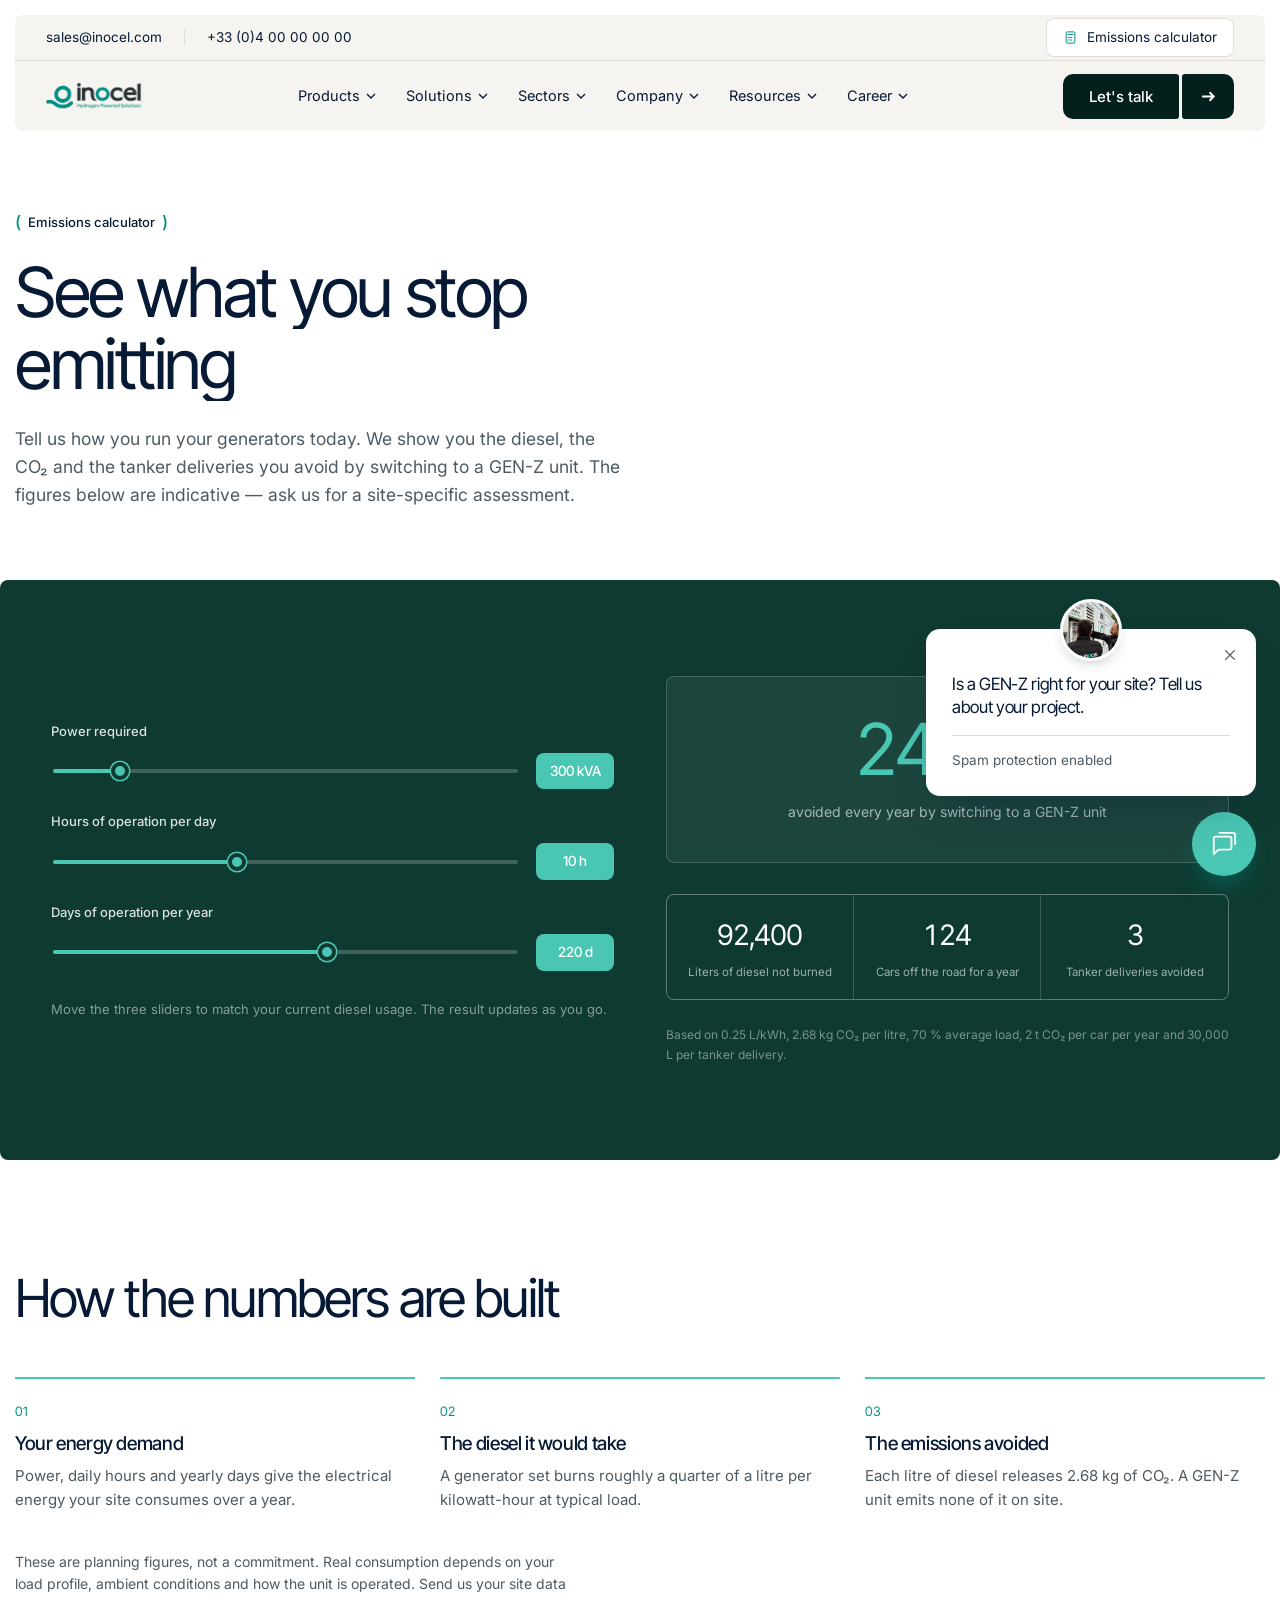
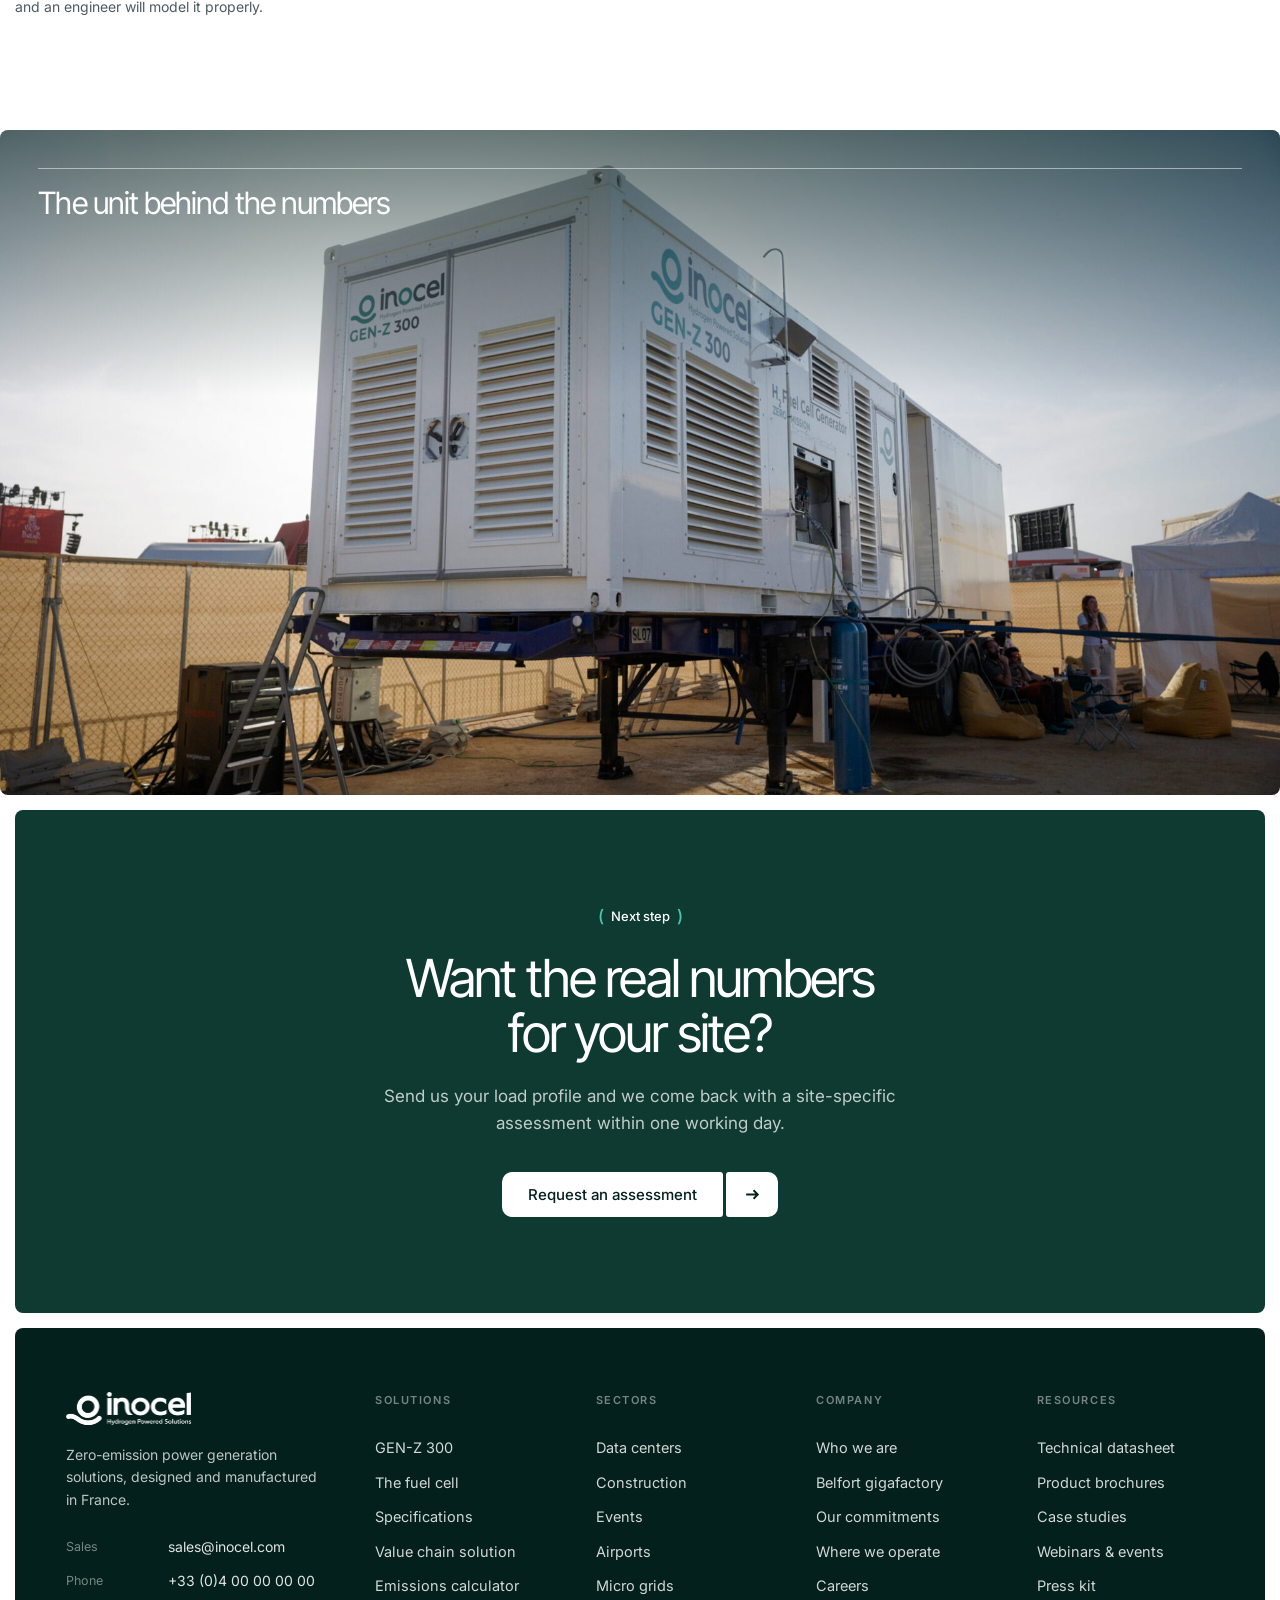
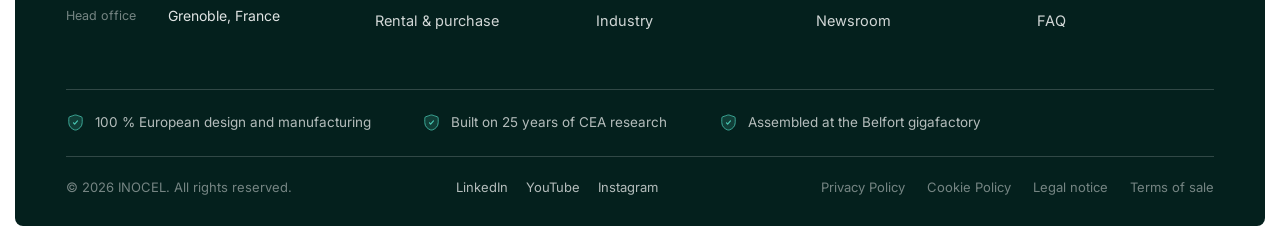
<file: calculator.html>
<!DOCTYPE html>
<html lang="en">
<head>
<meta charset="utf-8">
<meta name="viewport" content="width=device-width, initial-scale=1">
<title>INOCEL — Emissions calculator</title>
<meta name="description" content="Estimate the diesel, CO₂ and tanker deliveries you avoid by replacing a diesel generator with an INOCEL GEN-Z hydrogen unit.">
<link rel="preconnect" href="https://fonts.googleapis.com">
<link rel="preconnect" href="https://fonts.gstatic.com" crossorigin>
<link href="https://fonts.googleapis.com/css2?family=Inter:wght@400;500;600&family=Inter+Tight:wght@400;500&display=swap" rel="stylesheet">
<link rel="stylesheet" href="style.css">
<script>document.documentElement.classList.add('js')</script>
</head>
<body>

<!-- ═══════════════ MÉGA-MENU ═══════════════ -->
<header class="nav" id="nav">
  <!-- ligne 1 : coordonnées + accès direct au calculateur, se replie au scroll -->
  <div class="nav__row nav__row--top">
    <div class="nav__contact">
      <a href="mailto:sales@inocel.com">sales@inocel.com</a>
      <span class="sep"></span>
      <a href="tel:+33400000000">+33 (0)4 00 00 00 00</a>
    </div>
    <a class="nav__calc" href="calculator.html">
      <svg viewBox="0 0 24 24" aria-hidden="true"><rect x="5" y="3" width="14" height="18" rx="2" fill="none" stroke="currentColor" stroke-width="1.6"/><path d="M8 7h8M8 12h2M12 12h2M8 16h2M12 16h2" stroke="currentColor" stroke-width="1.6" stroke-linecap="round"/></svg>
      Emissions calculator
    </a>
  </div>

  <!-- ligne 2 : logo, méga-menu pleine largeur, contact -->
  <div class="nav__row nav__row--main">
    <a class="nav__brand" href="index.html" aria-label="INOCEL">
      <img src="assets/img/logo2.svg" alt="INOCEL" width="96" height="26">
    </a>

    <div class="nav__items">
      <div class="nav__item">
        <button class="nav__link" aria-expanded="false">
          Products <svg viewBox="0 0 10 6"><path d="M1 1l4 4 4-4" fill="none" stroke="currentColor" stroke-width="1.4"/></svg>
        </button>
        <div class="mega">
          <div class="mega__in">
          <div class="mega__col">
            <a class="mega__head" href="index.html#product">Hydrogen generators <svg viewBox="0 0 16 16"><path d="M2 8h11M9 4l4 4-4 4" fill="none" stroke="currentColor" stroke-width="1.8"/></svg></a>
            <div class="mega__list">
              <a class="mega__row" href="index.html#product"><span class="mega__ico"><svg viewBox="0 0 24 24"><rect x="3" y="7" width="18" height="11" rx="2" fill="none" stroke="currentColor" stroke-width="1.6"/><path d="M7 18v2M17 18v2" stroke="currentColor" stroke-width="1.6" stroke-linecap="round"/></svg></span><strong>GEN-Z 300</strong><svg class="chev" viewBox="0 0 16 16"><path d="M6 3l5 5-5 5" fill="none" stroke="currentColor" stroke-width="1.7"/></svg></a>
              <a class="mega__row" href="index.html#technology"><span class="mega__ico"><svg viewBox="0 0 24 24"><rect x="4" y="5" width="16" height="14" rx="2" fill="none" stroke="currentColor" stroke-width="1.6"/><path d="M9 5v14M15 5v14" stroke="currentColor" stroke-width="1.6"/></svg></span><strong>The fuel cell</strong><svg class="chev" viewBox="0 0 16 16"><path d="M6 3l5 5-5 5" fill="none" stroke="currentColor" stroke-width="1.7"/></svg></a>
              <a class="mega__row" href="index.html#figures"><span class="mega__ico"><svg viewBox="0 0 24 24"><path d="M6 4h12v16H6z" fill="none" stroke="currentColor" stroke-width="1.6"/><path d="M9 9h6M9 13h6M9 17h3" stroke="currentColor" stroke-width="1.6" stroke-linecap="round"/></svg></span><strong>Specifications</strong><svg class="chev" viewBox="0 0 16 16"><path d="M6 3l5 5-5 5" fill="none" stroke="currentColor" stroke-width="1.7"/></svg></a>
            </div>
          </div>
          <div class="mega__col">
            <a class="mega__head" href="#">Zero-emission fuels <svg viewBox="0 0 16 16"><path d="M2 8h11M9 4l4 4-4 4" fill="none" stroke="currentColor" stroke-width="1.8"/></svg></a>
            <div class="mega__list">
              <a class="mega__row" href="#"><span class="mega__ico"><svg viewBox="0 0 24 24"><path d="M12 3s5 5.5 5 9a5 5 0 0 1-10 0c0-3.5 5-9 5-9z" fill="none" stroke="currentColor" stroke-width="1.6" stroke-linejoin="round"/></svg></span><strong>Low-carbon hydrogen supply</strong><svg class="chev" viewBox="0 0 16 16"><path d="M6 3l5 5-5 5" fill="none" stroke="currentColor" stroke-width="1.7"/></svg></a>
              <a class="mega__row" href="#"><span class="mega__ico"><svg viewBox="0 0 24 24"><path d="M12 21V9M12 9C12 6 9 4 6 4c0 3 3 5 6 5zM12 12c0-3 3-5 6-5 0 3-3 5-6 5z" fill="none" stroke="currentColor" stroke-width="1.6" stroke-linejoin="round"/></svg></span><strong>Hydrogen generation</strong><svg class="chev" viewBox="0 0 16 16"><path d="M6 3l5 5-5 5" fill="none" stroke="currentColor" stroke-width="1.7"/></svg></a>
              <a class="mega__row" href="#"><span class="mega__ico"><svg viewBox="0 0 24 24"><path d="M15 4a5 5 0 0 0-4.6 7l-6 6 2.6 2.6 6-6A5 5 0 1 0 15 4z" fill="none" stroke="currentColor" stroke-width="1.6" stroke-linejoin="round"/></svg></span><strong>Refuelling &amp; storage</strong><svg class="chev" viewBox="0 0 16 16"><path d="M6 3l5 5-5 5" fill="none" stroke="currentColor" stroke-width="1.7"/></svg></a>
            </div>
          </div>
          <div class="mega__col mega__feat">
            <div class="mega__feat-media">
              <img src="assets/img/inocel-genz-generator-construction-site.png" alt="">
              <span>Case study</span>
            </div>
            <div>
              <p class="mega__feat-date">July 2026</p>
              <h4>A Tier III data center replaced its diesel back-up with GEN-Z units</h4>
              <p>412 tonnes of CO₂ avoided over fourteen months, with no interruption to service during the grid reinforcement works.</p>
              <a href="index.html#cases">Read the case study</a>
            </div>
          </div>
          </div>
      <div class="mega__cta">
        <div class="mega__cta-in">
          <p><svg viewBox="0 0 24 24"><path d="M4 20c0-8 6-14 16-14 0 10-6 14-16 14zM4 20l7-7" fill="none" stroke="currentColor" stroke-width="1.6" stroke-linecap="round"/></svg>Interested in seeing how hydrogen power can transform your operations?</p>
          <a href="#">Calculate your emissions<span><svg viewBox="0 0 16 16"><path d="M2 8h11M9 4l4 4-4 4" fill="none" stroke="currentColor" stroke-width="1.8"/></svg></span></a>
        </div>
      </div>
        </div>
      </div>
      <div class="nav__item">
        <button class="nav__link" aria-expanded="false">
          Solutions <svg viewBox="0 0 10 6"><path d="M1 1l4 4 4-4" fill="none" stroke="currentColor" stroke-width="1.4"/></svg>
        </button>
        <div class="mega">
          <div class="mega__in">
          <div class="mega__col">
            <a class="mega__head" href="index.html#valuechain">Services <svg viewBox="0 0 16 16"><path d="M2 8h11M9 4l4 4-4 4" fill="none" stroke="currentColor" stroke-width="1.8"/></svg></a>
            <div class="mega__list">
              <a class="mega__row" href="index.html#valuechain"><span class="mega__ico"><svg viewBox="0 0 24 24"><path d="M15 4a5 5 0 0 0-4.6 7l-6 6 2.6 2.6 6-6A5 5 0 1 0 15 4z" fill="none" stroke="currentColor" stroke-width="1.6" stroke-linejoin="round"/></svg></span><strong>Value chain solution</strong><svg class="chev" viewBox="0 0 16 16"><path d="M6 3l5 5-5 5" fill="none" stroke="currentColor" stroke-width="1.7"/></svg></a>
              <a class="mega__row" href="calculator.html"><span class="mega__ico"><svg viewBox="0 0 24 24"><rect x="5" y="3" width="14" height="18" rx="2" fill="none" stroke="currentColor" stroke-width="1.6"/><path d="M8 7h8M8 12h2M12 12h2M8 16h2M12 16h2" stroke="currentColor" stroke-width="1.6" stroke-linecap="round"/></svg></span><strong>Emissions calculator</strong><svg class="chev" viewBox="0 0 16 16"><path d="M6 3l5 5-5 5" fill="none" stroke="currentColor" stroke-width="1.7"/></svg></a>
              <a class="mega__row" href="#contact"><span class="mega__ico"><svg viewBox="0 0 24 24"><path d="M6 3h8l4 4v14H6z" fill="none" stroke="currentColor" stroke-width="1.6" stroke-linejoin="round"/><path d="M14 3v4h4M9 12h6M9 16h6" stroke="currentColor" stroke-width="1.6" stroke-linecap="round"/></svg></span><strong>Rental &amp; purchase</strong><svg class="chev" viewBox="0 0 16 16"><path d="M6 3l5 5-5 5" fill="none" stroke="currentColor" stroke-width="1.7"/></svg></a>
            </div>
          </div>
          <div class="mega__col">
            <a class="mega__head" href="#">By need <svg viewBox="0 0 16 16"><path d="M2 8h11M9 4l4 4-4 4" fill="none" stroke="currentColor" stroke-width="1.8"/></svg></a>
            <div class="mega__list">
              <a class="mega__row" href="#"><span class="mega__ico"><svg viewBox="0 0 24 24"><rect x="3" y="4" width="18" height="7" rx="1.5" fill="none" stroke="currentColor" stroke-width="1.6"/><rect x="3" y="13" width="18" height="7" rx="1.5" fill="none" stroke="currentColor" stroke-width="1.6"/><path d="M7 7.5h.01M7 16.5h.01" stroke="currentColor" stroke-width="2" stroke-linecap="round"/></svg></span><strong>Backup &amp; bridging power</strong><svg class="chev" viewBox="0 0 16 16"><path d="M6 3l5 5-5 5" fill="none" stroke="currentColor" stroke-width="1.7"/></svg></a>
              <a class="mega__row" href="#"><span class="mega__ico"><svg viewBox="0 0 24 24"><path d="M4 20V8l8-4 8 4v12" fill="none" stroke="currentColor" stroke-width="1.6" stroke-linejoin="round"/><path d="M8 20v-6h8v6" fill="none" stroke="currentColor" stroke-width="1.6"/></svg></span><strong>Off-grid operations</strong><svg class="chev" viewBox="0 0 16 16"><path d="M6 3l5 5-5 5" fill="none" stroke="currentColor" stroke-width="1.7"/></svg></a>
              <a class="mega__row" href="#"><span class="mega__ico"><svg viewBox="0 0 24 24"><path d="M3 20V10l6 4V10l6 4V6h6v14z" fill="none" stroke="currentColor" stroke-width="1.6" stroke-linejoin="round"/></svg></span><strong>Peak shaving</strong><svg class="chev" viewBox="0 0 16 16"><path d="M6 3l5 5-5 5" fill="none" stroke="currentColor" stroke-width="1.7"/></svg></a>
            </div>
          </div>
          <div class="mega__col mega__feat">
            <div class="mega__feat-media">
              <img src="assets/img/inocel-genz-generator-construction-site.png" alt="">
              <span>Case study</span>
            </div>
            <div>
              <p class="mega__feat-date">July 2026</p>
              <h4>A Tier III data center replaced its diesel back-up with GEN-Z units</h4>
              <p>412 tonnes of CO₂ avoided over fourteen months, with no interruption to service during the grid reinforcement works.</p>
              <a href="index.html#cases">Read the case study</a>
            </div>
          </div>
          </div>
      <div class="mega__cta">
        <div class="mega__cta-in">
          <p><svg viewBox="0 0 24 24"><path d="M4 20c0-8 6-14 16-14 0 10-6 14-16 14zM4 20l7-7" fill="none" stroke="currentColor" stroke-width="1.6" stroke-linecap="round"/></svg>Interested in seeing how hydrogen power can transform your operations?</p>
          <a href="#">Calculate your emissions<span><svg viewBox="0 0 16 16"><path d="M2 8h11M9 4l4 4-4 4" fill="none" stroke="currentColor" stroke-width="1.8"/></svg></span></a>
        </div>
      </div>
        </div>
      </div>
      <div class="nav__item">
        <button class="nav__link" aria-expanded="false">
          Sectors <svg viewBox="0 0 10 6"><path d="M1 1l4 4 4-4" fill="none" stroke="currentColor" stroke-width="1.4"/></svg>
        </button>
        <div class="mega">
          <div class="mega__in">
          <div class="mega__col">
            <a class="mega__head" href="index.html#sectors">By industry <svg viewBox="0 0 16 16"><path d="M2 8h11M9 4l4 4-4 4" fill="none" stroke="currentColor" stroke-width="1.8"/></svg></a>
            <div class="mega__list">
              <a class="mega__row" href="sector-data-centers.html"><span class="mega__ico"><svg viewBox="0 0 24 24"><rect x="3" y="4" width="18" height="7" rx="1.5" fill="none" stroke="currentColor" stroke-width="1.6"/><rect x="3" y="13" width="18" height="7" rx="1.5" fill="none" stroke="currentColor" stroke-width="1.6"/><path d="M7 7.5h.01M7 16.5h.01" stroke="currentColor" stroke-width="2" stroke-linecap="round"/></svg></span><strong>Data centers</strong><svg class="chev" viewBox="0 0 16 16"><path d="M6 3l5 5-5 5" fill="none" stroke="currentColor" stroke-width="1.7"/></svg></a>
              <a class="mega__row" href="index.html#sectors"><span class="mega__ico"><svg viewBox="0 0 24 24"><path d="M5 20V6l9 3M5 6h13v4M9 20h8M12 10v10" fill="none" stroke="currentColor" stroke-width="1.6" stroke-linejoin="round"/></svg></span><strong>Construction</strong><svg class="chev" viewBox="0 0 16 16"><path d="M6 3l5 5-5 5" fill="none" stroke="currentColor" stroke-width="1.7"/></svg></a>
              <a class="mega__row" href="index.html#sectors"><span class="mega__ico"><svg viewBox="0 0 24 24"><path d="M4 19V9l8-5 8 5v10" fill="none" stroke="currentColor" stroke-width="1.6" stroke-linejoin="round"/><path d="M9 19v-5h6v5" fill="none" stroke="currentColor" stroke-width="1.6"/></svg></span><strong>Events</strong><svg class="chev" viewBox="0 0 16 16"><path d="M6 3l5 5-5 5" fill="none" stroke="currentColor" stroke-width="1.7"/></svg></a>
            </div>
          </div>
          <div class="mega__col">
            <a class="mega__head" href="#">&nbsp; <svg viewBox="0 0 16 16"><path d="M2 8h11M9 4l4 4-4 4" fill="none" stroke="currentColor" stroke-width="1.8"/></svg></a>
            <div class="mega__list">
              <a class="mega__row" href="index.html#sectors"><span class="mega__ico"><svg viewBox="0 0 24 24"><path d="M3 13l18-7-5 14-3-6z" fill="none" stroke="currentColor" stroke-width="1.6" stroke-linejoin="round"/></svg></span><strong>Airports</strong><svg class="chev" viewBox="0 0 16 16"><path d="M6 3l5 5-5 5" fill="none" stroke="currentColor" stroke-width="1.7"/></svg></a>
              <a class="mega__row" href="index.html#sectors"><span class="mega__ico"><svg viewBox="0 0 24 24"><path d="M4 20V8l8-4 8 4v12" fill="none" stroke="currentColor" stroke-width="1.6" stroke-linejoin="round"/><path d="M8 20v-6h8v6" fill="none" stroke="currentColor" stroke-width="1.6"/></svg></span><strong>Micro grids</strong><svg class="chev" viewBox="0 0 16 16"><path d="M6 3l5 5-5 5" fill="none" stroke="currentColor" stroke-width="1.7"/></svg></a>
              <a class="mega__row" href="index.html#sectors"><span class="mega__ico"><svg viewBox="0 0 24 24"><path d="M3 20V10l6 4V10l6 4V6h6v14z" fill="none" stroke="currentColor" stroke-width="1.6" stroke-linejoin="round"/></svg></span><strong>Industry</strong><svg class="chev" viewBox="0 0 16 16"><path d="M6 3l5 5-5 5" fill="none" stroke="currentColor" stroke-width="1.7"/></svg></a>
            </div>
          </div>
          <div class="mega__col mega__feat">
            <div class="mega__feat-media">
              <img src="assets/img/inocel-genz-generator-construction-site.png" alt="">
              <span>Case study</span>
            </div>
            <div>
              <p class="mega__feat-date">July 2026</p>
              <h4>A Tier III data center replaced its diesel back-up with GEN-Z units</h4>
              <p>412 tonnes of CO₂ avoided over fourteen months, with no interruption to service during the grid reinforcement works.</p>
              <a href="index.html#cases">Read the case study</a>
            </div>
          </div>
          </div>
      <div class="mega__cta">
        <div class="mega__cta-in">
          <p><svg viewBox="0 0 24 24"><path d="M4 20c0-8 6-14 16-14 0 10-6 14-16 14zM4 20l7-7" fill="none" stroke="currentColor" stroke-width="1.6" stroke-linecap="round"/></svg>Not sure which configuration fits your load profile?</p>
          <a href="#contact">Let's talk<span><svg viewBox="0 0 16 16"><path d="M2 8h11M9 4l4 4-4 4" fill="none" stroke="currentColor" stroke-width="1.8"/></svg></span></a>
        </div>
      </div>
        </div>
      </div>
      <div class="nav__item">
        <button class="nav__link" aria-expanded="false">
          Company <svg viewBox="0 0 10 6"><path d="M1 1l4 4 4-4" fill="none" stroke="currentColor" stroke-width="1.4"/></svg>
        </button>
        <div class="mega">
          <div class="mega__in">
          <div class="mega__col">
            <a class="mega__head" href="index.html#statement">About INOCEL <svg viewBox="0 0 16 16"><path d="M2 8h11M9 4l4 4-4 4" fill="none" stroke="currentColor" stroke-width="1.8"/></svg></a>
            <div class="mega__list">
              <a class="mega__row" href="index.html#statement"><span class="mega__ico"><svg viewBox="0 0 24 24"><circle cx="9" cy="8" r="3" fill="none" stroke="currentColor" stroke-width="1.6"/><path d="M3 20a6 6 0 0 1 12 0M16 11a3 3 0 1 0 0-6M17 20a5.5 5.5 0 0 0-2-4" fill="none" stroke="currentColor" stroke-width="1.6" stroke-linecap="round"/></svg></span><strong>Who we are</strong><svg class="chev" viewBox="0 0 16 16"><path d="M6 3l5 5-5 5" fill="none" stroke="currentColor" stroke-width="1.7"/></svg></a>
              <a class="mega__row" href="index.html#valuechain"><span class="mega__ico"><svg viewBox="0 0 24 24"><path d="M3 20V10l6 4V10l6 4V6h6v14z" fill="none" stroke="currentColor" stroke-width="1.6" stroke-linejoin="round"/></svg></span><strong>Belfort gigafactory</strong><svg class="chev" viewBox="0 0 16 16"><path d="M6 3l5 5-5 5" fill="none" stroke="currentColor" stroke-width="1.7"/></svg></a>
              <a class="mega__row" href="#"><span class="mega__ico"><svg viewBox="0 0 24 24"><path d="M12 4l2.3 5 5.7.6-4.3 3.8 1.3 5.6L12 16l-5 3 1.3-5.6L4 9.6 9.7 9z" fill="none" stroke="currentColor" stroke-width="1.6" stroke-linejoin="round"/></svg></span><strong>Our commitments</strong><svg class="chev" viewBox="0 0 16 16"><path d="M6 3l5 5-5 5" fill="none" stroke="currentColor" stroke-width="1.7"/></svg></a>
            </div>
          </div>
          <div class="mega__col">
            <a class="mega__head" href="index.html#map">Where we operate <svg viewBox="0 0 16 16"><path d="M2 8h11M9 4l4 4-4 4" fill="none" stroke="currentColor" stroke-width="1.8"/></svg></a>
            <div class="mega__list">
              <a class="mega__row" href="index.html#map"><span class="mega__ico"><svg viewBox="0 0 24 24"><path d="M4 20V8l8-4 8 4v12" fill="none" stroke="currentColor" stroke-width="1.6" stroke-linejoin="round"/><path d="M8 20v-6h8v6" fill="none" stroke="currentColor" stroke-width="1.6"/></svg></span><strong>Coverage map</strong><svg class="chev" viewBox="0 0 16 16"><path d="M6 3l5 5-5 5" fill="none" stroke="currentColor" stroke-width="1.7"/></svg></a>
              <a class="mega__row" href="index.html#map"><span class="mega__ico"><svg viewBox="0 0 24 24"><path d="M3 13l18-7-5 14-3-6z" fill="none" stroke="currentColor" stroke-width="1.6" stroke-linejoin="round"/></svg></span><strong>International projects</strong><svg class="chev" viewBox="0 0 16 16"><path d="M6 3l5 5-5 5" fill="none" stroke="currentColor" stroke-width="1.7"/></svg></a>
              <a class="mega__row" href="#"><span class="mega__ico"><svg viewBox="0 0 24 24"><circle cx="9" cy="8" r="3" fill="none" stroke="currentColor" stroke-width="1.6"/><path d="M3 20a6 6 0 0 1 12 0M16 11a3 3 0 1 0 0-6M17 20a5.5 5.5 0 0 0-2-4" fill="none" stroke="currentColor" stroke-width="1.6" stroke-linecap="round"/></svg></span><strong>Partners &amp; investors</strong><svg class="chev" viewBox="0 0 16 16"><path d="M6 3l5 5-5 5" fill="none" stroke="currentColor" stroke-width="1.7"/></svg></a>
            </div>
          </div>
          <div class="mega__col mega__feat">
            <div class="mega__feat-media">
              <img src="assets/img/inocel-genz-generator-construction-site.png" alt="">
              <span>Case study</span>
            </div>
            <div>
              <p class="mega__feat-date">July 2026</p>
              <h4>A Tier III data center replaced its diesel back-up with GEN-Z units</h4>
              <p>412 tonnes of CO₂ avoided over fourteen months, with no interruption to service during the grid reinforcement works.</p>
              <a href="index.html#cases">Read the case study</a>
            </div>
          </div>
          </div>
      <div class="mega__cta">
        <div class="mega__cta-in">
          <p><svg viewBox="0 0 24 24"><path d="M4 20c0-8 6-14 16-14 0 10-6 14-16 14zM4 20l7-7" fill="none" stroke="currentColor" stroke-width="1.6" stroke-linecap="round"/></svg>Not sure which configuration fits your load profile?</p>
          <a href="#contact">Let's talk<span><svg viewBox="0 0 16 16"><path d="M2 8h11M9 4l4 4-4 4" fill="none" stroke="currentColor" stroke-width="1.8"/></svg></span></a>
        </div>
      </div>
        </div>
      </div>
      <div class="nav__item">
        <button class="nav__link" aria-expanded="false">
          Resources <svg viewBox="0 0 10 6"><path d="M1 1l4 4 4-4" fill="none" stroke="currentColor" stroke-width="1.4"/></svg>
        </button>
        <div class="mega">
          <div class="mega__in">
          <div class="mega__col">
            <a class="mega__head" href="#">Documentation <svg viewBox="0 0 16 16"><path d="M2 8h11M9 4l4 4-4 4" fill="none" stroke="currentColor" stroke-width="1.8"/></svg></a>
            <div class="mega__list">
              <a class="mega__row" href="#"><span class="mega__ico"><svg viewBox="0 0 24 24"><path d="M6 3h8l4 4v14H6z" fill="none" stroke="currentColor" stroke-width="1.6" stroke-linejoin="round"/><path d="M14 3v4h4M9 12h6M9 16h6" stroke="currentColor" stroke-width="1.6" stroke-linecap="round"/></svg></span><strong>Technical datasheet</strong><svg class="chev" viewBox="0 0 16 16"><path d="M6 3l5 5-5 5" fill="none" stroke="currentColor" stroke-width="1.7"/></svg></a>
              <a class="mega__row" href="#"><span class="mega__ico"><svg viewBox="0 0 24 24"><path d="M6 4h12v16H6z" fill="none" stroke="currentColor" stroke-width="1.6"/><path d="M9 9h6M9 13h6M9 17h3" stroke="currentColor" stroke-width="1.6" stroke-linecap="round"/></svg></span><strong>Product brochures</strong><svg class="chev" viewBox="0 0 16 16"><path d="M6 3l5 5-5 5" fill="none" stroke="currentColor" stroke-width="1.7"/></svg></a>
              <a class="mega__row" href="calculator.html"><span class="mega__ico"><svg viewBox="0 0 24 24"><rect x="5" y="3" width="14" height="18" rx="2" fill="none" stroke="currentColor" stroke-width="1.6"/><path d="M8 7h8M8 12h2M12 12h2M8 16h2M12 16h2" stroke="currentColor" stroke-width="1.6" stroke-linecap="round"/></svg></span><strong>Emissions calculator</strong><svg class="chev" viewBox="0 0 16 16"><path d="M6 3l5 5-5 5" fill="none" stroke="currentColor" stroke-width="1.7"/></svg></a>
            </div>
          </div>
          <div class="mega__col">
            <a class="mega__head" href="#">Insights <svg viewBox="0 0 16 16"><path d="M2 8h11M9 4l4 4-4 4" fill="none" stroke="currentColor" stroke-width="1.8"/></svg></a>
            <div class="mega__list">
              <a class="mega__row" href="#"><span class="mega__ico"><svg viewBox="0 0 24 24"><rect x="3" y="5" width="18" height="14" rx="2" fill="none" stroke="currentColor" stroke-width="1.6"/><path d="M7 9h6M7 13h10M7 16h7" stroke="currentColor" stroke-width="1.6" stroke-linecap="round"/></svg></span><strong>Newsroom</strong><svg class="chev" viewBox="0 0 16 16"><path d="M6 3l5 5-5 5" fill="none" stroke="currentColor" stroke-width="1.7"/></svg></a>
              <a class="mega__row" href="index.html#cases"><span class="mega__ico"><svg viewBox="0 0 24 24"><path d="M12 4l2.3 5 5.7.6-4.3 3.8 1.3 5.6L12 16l-5 3 1.3-5.6L4 9.6 9.7 9z" fill="none" stroke="currentColor" stroke-width="1.6" stroke-linejoin="round"/></svg></span><strong>Case studies</strong><svg class="chev" viewBox="0 0 16 16"><path d="M6 3l5 5-5 5" fill="none" stroke="currentColor" stroke-width="1.7"/></svg></a>
              <a class="mega__row" href="#"><span class="mega__ico"><svg viewBox="0 0 24 24"><circle cx="9" cy="8" r="3" fill="none" stroke="currentColor" stroke-width="1.6"/><path d="M3 20a6 6 0 0 1 12 0M16 11a3 3 0 1 0 0-6M17 20a5.5 5.5 0 0 0-2-4" fill="none" stroke="currentColor" stroke-width="1.6" stroke-linecap="round"/></svg></span><strong>Webinars &amp; events</strong><svg class="chev" viewBox="0 0 16 16"><path d="M6 3l5 5-5 5" fill="none" stroke="currentColor" stroke-width="1.7"/></svg></a>
            </div>
          </div>
          <div class="mega__col mega__feat">
            <div class="mega__feat-media">
              <img src="assets/img/inocel-genz-generator-construction-site.png" alt="">
              <span>Case study</span>
            </div>
            <div>
              <p class="mega__feat-date">July 2026</p>
              <h4>A Tier III data center replaced its diesel back-up with GEN-Z units</h4>
              <p>412 tonnes of CO₂ avoided over fourteen months, with no interruption to service during the grid reinforcement works.</p>
              <a href="index.html#cases">Read the case study</a>
            </div>
          </div>
          </div>
      <div class="mega__cta">
        <div class="mega__cta-in">
          <p><svg viewBox="0 0 24 24"><path d="M4 20c0-8 6-14 16-14 0 10-6 14-16 14zM4 20l7-7" fill="none" stroke="currentColor" stroke-width="1.6" stroke-linecap="round"/></svg>Interested in seeing how hydrogen power can transform your operations?</p>
          <a href="#">Calculate your emissions<span><svg viewBox="0 0 16 16"><path d="M2 8h11M9 4l4 4-4 4" fill="none" stroke="currentColor" stroke-width="1.8"/></svg></span></a>
        </div>
      </div>
        </div>
      </div>
      <div class="nav__item">
        <button class="nav__link" aria-expanded="false">
          Career <svg viewBox="0 0 10 6"><path d="M1 1l4 4 4-4" fill="none" stroke="currentColor" stroke-width="1.4"/></svg>
        </button>
        <div class="mega">
          <div class="mega__in">
          <div class="mega__col">
            <a class="mega__head" href="#">Join us <svg viewBox="0 0 16 16"><path d="M2 8h11M9 4l4 4-4 4" fill="none" stroke="currentColor" stroke-width="1.8"/></svg></a>
            <div class="mega__list">
              <a class="mega__row" href="#"><span class="mega__ico"><svg viewBox="0 0 24 24"><circle cx="9" cy="8" r="3" fill="none" stroke="currentColor" stroke-width="1.6"/><path d="M3 20a6 6 0 0 1 12 0M16 11a3 3 0 1 0 0-6M17 20a5.5 5.5 0 0 0-2-4" fill="none" stroke="currentColor" stroke-width="1.6" stroke-linecap="round"/></svg></span><strong>Open positions</strong><svg class="chev" viewBox="0 0 16 16"><path d="M6 3l5 5-5 5" fill="none" stroke="currentColor" stroke-width="1.7"/></svg></a>
              <a class="mega__row" href="#"><span class="mega__ico"><svg viewBox="0 0 24 24"><path d="M3 20V10l6 4V10l6 4V6h6v14z" fill="none" stroke="currentColor" stroke-width="1.6" stroke-linejoin="round"/></svg></span><strong>Life at INOCEL</strong><svg class="chev" viewBox="0 0 16 16"><path d="M6 3l5 5-5 5" fill="none" stroke="currentColor" stroke-width="1.7"/></svg></a>
              <a class="mega__row" href="#"><span class="mega__ico"><svg viewBox="0 0 24 24"><path d="M12 4l2.3 5 5.7.6-4.3 3.8 1.3 5.6L12 16l-5 3 1.3-5.6L4 9.6 9.7 9z" fill="none" stroke="currentColor" stroke-width="1.6" stroke-linejoin="round"/></svg></span><strong>Our teams</strong><svg class="chev" viewBox="0 0 16 16"><path d="M6 3l5 5-5 5" fill="none" stroke="currentColor" stroke-width="1.7"/></svg></a>
            </div>
          </div>
          <div class="mega__col">
            <a class="mega__head" href="#">Working here <svg viewBox="0 0 16 16"><path d="M2 8h11M9 4l4 4-4 4" fill="none" stroke="currentColor" stroke-width="1.8"/></svg></a>
            <div class="mega__list">
              <a class="mega__row" href="#"><span class="mega__ico"><svg viewBox="0 0 24 24"><path d="M12 21V9M12 9C12 6 9 4 6 4c0 3 3 5 6 5zM12 12c0-3 3-5 6-5 0 3-3 5-6 5z" fill="none" stroke="currentColor" stroke-width="1.6" stroke-linejoin="round"/></svg></span><strong>Engineering</strong><svg class="chev" viewBox="0 0 16 16"><path d="M6 3l5 5-5 5" fill="none" stroke="currentColor" stroke-width="1.7"/></svg></a>
              <a class="mega__row" href="#"><span class="mega__ico"><svg viewBox="0 0 24 24"><path d="M15 4a5 5 0 0 0-4.6 7l-6 6 2.6 2.6 6-6A5 5 0 1 0 15 4z" fill="none" stroke="currentColor" stroke-width="1.6" stroke-linejoin="round"/></svg></span><strong>Field operations</strong><svg class="chev" viewBox="0 0 16 16"><path d="M6 3l5 5-5 5" fill="none" stroke="currentColor" stroke-width="1.7"/></svg></a>
              <a class="mega__row" href="#"><span class="mega__ico"><svg viewBox="0 0 24 24"><path d="M6 3h8l4 4v14H6z" fill="none" stroke="currentColor" stroke-width="1.6" stroke-linejoin="round"/><path d="M14 3v4h4M9 12h6M9 16h6" stroke="currentColor" stroke-width="1.6" stroke-linecap="round"/></svg></span><strong>Internships</strong><svg class="chev" viewBox="0 0 16 16"><path d="M6 3l5 5-5 5" fill="none" stroke="currentColor" stroke-width="1.7"/></svg></a>
            </div>
          </div>
          <div class="mega__col mega__feat">
            <div class="mega__feat-media">
              <img src="assets/img/inocel-genz-generator-construction-site.png" alt="">
              <span>Case study</span>
            </div>
            <div>
              <p class="mega__feat-date">July 2026</p>
              <h4>A Tier III data center replaced its diesel back-up with GEN-Z units</h4>
              <p>412 tonnes of CO₂ avoided over fourteen months, with no interruption to service during the grid reinforcement works.</p>
              <a href="index.html#cases">Read the case study</a>
            </div>
          </div>
          </div>
      <div class="mega__cta">
        <div class="mega__cta-in">
          <p><svg viewBox="0 0 24 24"><path d="M4 20c0-8 6-14 16-14 0 10-6 14-16 14zM4 20l7-7" fill="none" stroke="currentColor" stroke-width="1.6" stroke-linecap="round"/></svg>Not sure which configuration fits your load profile?</p>
          <a href="#contact">Let's talk<span><svg viewBox="0 0 16 16"><path d="M2 8h11M9 4l4 4-4 4" fill="none" stroke="currentColor" stroke-width="1.8"/></svg></span></a>
        </div>
      </div>
        </div>
      </div>
    </div>

    <a class="splitbtn splitbtn--ink" href="#contact">
      <span class="splitbtn__label">Let's talk</span>
      <span class="splitbtn__arrow"><svg viewBox="0 0 16 16"><path d="M2 8h11M9 4l4 4-4 4" fill="none" stroke="currentColor" stroke-width="1.7"/></svg></span>
    </a>
  </div>
</header>

<main>

<!-- ═══════════════ EN-TÊTE DE PAGE ═══════════════ -->
<section class="sec sec--bare phero">
  <div class="in">
    <p class="tag" data-reveal><i>(</i>Emissions calculator<i>)</i></p>
    <h1 data-split>See what you stop emitting</h1>
    <p class="phero__lede" data-reveal data-delay="400">
      Tell us how you run your generators today. We show you the diesel, the CO₂ and the
      tanker deliveries you avoid by switching to a GEN-Z unit. The figures below are
      indicative — ask us for a site-specific assessment.
    </p>
  </div>
</section>

<!-- ═══════════════ CALCULATEUR ═══════════════ -->
<section class="sec sec--forest sec--narrow calc" id="calculator">
  <div class="in calc__in">
    <form class="calc__panel" id="calcForm">
      <div class="calc__field">
        <label for="power">Power required</label>
        <div class="calc__range"><input type="range" id="power" min="50" max="2000" step="50" value="300"><output id="powerOut">300 kVA</output></div>
      </div>
      <div class="calc__field">
        <label for="hours">Hours of operation per day</label>
        <div class="calc__range"><input type="range" id="hours" min="1" max="24" step="1" value="10"><output id="hoursOut">10 h</output></div>
      </div>
      <div class="calc__field">
        <label for="days">Days of operation per year</label>
        <div class="calc__range"><input type="range" id="days" min="10" max="365" step="5" value="220"><output id="daysOut">220 d</output></div>
      </div>
      <p class="calc__hint">
        Move the three sliders to match your current diesel usage. The result updates as you go.
      </p>
    </form>

    <div>
      <div class="calc__out">
        <p class="calc__hero"><b id="resCo2">0</b><em>t CO₂</em></p>
        <p class="calc__hero-l">avoided every year by switching to a GEN-Z unit</p>
      </div>
      <div class="calc__eq">
        <div><b id="resDiesel">0</b><span>Liters of diesel not burned</span></div>
        <div><b id="resCars">0</b><span>Cars off the road for a year</span></div>
        <div><b id="resTruck">0</b><span>Tanker deliveries avoided</span></div>
      </div>
      <div class="calc__foot">
        <p>Based on 0.25 L/kWh, 2.68 kg CO₂ per litre, 70 % average load, 2 t CO₂ per car per year and 30,000 L per tanker delivery.</p>
      </div>
    </div>
  </div>
</section>

<!-- ═══════════════ MÉTHODE ═══════════════ -->
<section class="sec sec--bare">
  <div class="in">
    <h2 class="shead" data-reveal>How the numbers are built</h2>
    <div class="method" data-stagger>
      <article><span>01</span><h4>Your energy demand</h4><p>Power, daily hours and yearly days give the electrical energy your site consumes over a year.</p></article>
      <article><span>02</span><h4>The diesel it would take</h4><p>A generator set burns roughly a quarter of a litre per kilowatt-hour at typical load.</p></article>
      <article><span>03</span><h4>The emissions avoided</h4><p>Each litre of diesel releases 2.68 kg of CO₂. A GEN-Z unit emits none of it on site.</p></article>
    </div>
    <p class="method__note">
      These are planning figures, not a commitment. Real consumption depends on your load
      profile, ambient conditions and how the unit is operated. Send us your site data and
      an engineer will model it properly.
    </p>
  </div>
</section>

<!-- ═══════════════ VISUEL PLEINE LARGEUR ═══════════════ -->
<section class="fullimg fullimg--tall">
  <img src="assets/img/inocel-gen-z-300-zero-emission-dakar-2048x1152.jpg" alt="INOCEL GEN-Z 300 en fonctionnement">
  <div class="fullimg__cap"><h3>The unit behind the numbers</h3></div>
</section>

<!-- ═══════════════ CONTACT ═══════════════ -->
<section class="sec sec--forest contact" id="contact">
  <div class="in contact__in">
    <p class="tag tag--light" data-reveal><i>(</i>Next step<i>)</i></p>
    <h2 data-reveal data-delay="80">Want the real numbers<br>for your site?</h2>
    <p class="contact__p" data-reveal data-delay="160">
      Send us your load profile and we come back with a site-specific assessment within
      one working day.
    </p>
    <a class="splitbtn splitbtn--white" href="mailto:sales@inocel.com" data-reveal data-delay="240">
      <span class="splitbtn__label">Request an assessment</span>
      <span class="splitbtn__arrow"><svg viewBox="0 0 16 16"><path d="M2 8h11M9 4l4 4-4 4" fill="none" stroke="currentColor" stroke-width="1.7"/></svg></span>
    </a>
  </div>
</section>

</main>

<!-- ═══════════════ FOOTER ═══════════════ -->
<footer class="footer">
  <div class="footer__in">
    <div class="footer__brand">
      <img src="assets/img/Logo-ft.svg" alt="INOCEL" width="150">
      <p>Zero-emission power generation solutions, designed and manufactured in France.</p>
      <dl class="footer__contact">
        <div><dt>Sales</dt><dd><a href="mailto:sales@inocel.com">sales@inocel.com</a></dd></div>
        <div><dt>Phone</dt><dd><a href="tel:+33400000000">+33 (0)4 00 00 00 00</a></dd></div>
        <div><dt>Head office</dt><dd>Grenoble, France</dd></div>
      </dl>
    </div>
    <div class="footer__col">
      <p class="footer__label">Solutions</p>
      <a href="index.html#product">GEN-Z 300</a><a href="index.html#technology">The fuel cell</a><a href="index.html#figures">Specifications</a><a href="index.html#valuechain">Value chain solution</a><a href="calculator.html">Emissions calculator</a><a href="index.html#offer">Rental &amp; purchase</a>
    </div>
    <div class="footer__col">
      <p class="footer__label">Sectors</p>
      <a href="sector-data-centers.html">Data centers</a><a href="#">Construction</a><a href="#">Events</a><a href="#">Airports</a><a href="#">Micro grids</a><a href="#">Industry</a>
    </div>
    <div class="footer__col">
      <p class="footer__label">Company</p>
      <a href="#">Who we are</a><a href="#">Belfort gigafactory</a><a href="#">Our commitments</a><a href="#">Where we operate</a><a href="#">Careers</a><a href="#">Newsroom</a>
    </div>
    <div class="footer__col">
      <p class="footer__label">Resources</p>
      <a href="#">Technical datasheet</a><a href="#">Product brochures</a><a href="index.html#cases">Case studies</a><a href="#">Webinars &amp; events</a><a href="#">Press kit</a><a href="#">FAQ</a>
    </div>
  </div>

  <ul class="footer__badges">
    <li><svg viewBox="0 0 20 20" aria-hidden="true"><path d="M10 2.08C10.44 2.08 10.88 2.19 11.63 2.44L12.5 2.73L12.98 2.9C14.24 3.33 15.16 3.64 15.81 3.91C16.14 4.04 16.38 4.16 16.56 4.26C16.74 4.36 16.82 4.44 16.84 4.48C16.87 4.52 16.92 4.61 16.96 4.82C17 5.03 17.03 5.3 17.04 5.65C17.08 6.36 17.08 7.34 17.08 8.68V9.99C17.08 14.44 13.76 16.61 11.58 17.56C11.28 17.69 11.08 17.78 10.87 17.83C10.65 17.89 10.4 17.92 10 17.92C9.6 17.92 9.35 17.89 9.13 17.83C9.03 17.8 8.92 17.77 8.81 17.72L8.42 17.56C6.24 16.61 2.92 14.44 2.92 9.99V8.68C2.92 7.35 2.92 6.36 2.96 5.65C2.97 5.3 3 5.03 3.04 4.82C3.08 4.61 3.13 4.52 3.16 4.48C3.18 4.44 3.26 4.36 3.44 4.26C3.62 4.16 3.86 4.04 4.19 3.91C4.84 3.64 5.76 3.33 7.02 2.9L7.5 2.73C8.83 2.28 9.41 2.08 10 2.08Z" fill="currentColor" fill-opacity=".18" stroke="currentColor" stroke-width=".83"/><path d="M12.55 8.75a.62.62 0 0 0-.93-.83l-2.51 2.81-.73-.81a.62.62 0 1 0-.93.82l1.19 1.33a.62.62 0 0 0 .93 0l2.98-3.33Z" fill="currentColor"/></svg><span>100 % European design and manufacturing</span></li><li><svg viewBox="0 0 20 20" aria-hidden="true"><path d="M10 2.08C10.44 2.08 10.88 2.19 11.63 2.44L12.5 2.73L12.98 2.9C14.24 3.33 15.16 3.64 15.81 3.91C16.14 4.04 16.38 4.16 16.56 4.26C16.74 4.36 16.82 4.44 16.84 4.48C16.87 4.52 16.92 4.61 16.96 4.82C17 5.03 17.03 5.3 17.04 5.65C17.08 6.36 17.08 7.34 17.08 8.68V9.99C17.08 14.44 13.76 16.61 11.58 17.56C11.28 17.69 11.08 17.78 10.87 17.83C10.65 17.89 10.4 17.92 10 17.92C9.6 17.92 9.35 17.89 9.13 17.83C9.03 17.8 8.92 17.77 8.81 17.72L8.42 17.56C6.24 16.61 2.92 14.44 2.92 9.99V8.68C2.92 7.35 2.92 6.36 2.96 5.65C2.97 5.3 3 5.03 3.04 4.82C3.08 4.61 3.13 4.52 3.16 4.48C3.18 4.44 3.26 4.36 3.44 4.26C3.62 4.16 3.86 4.04 4.19 3.91C4.84 3.64 5.76 3.33 7.02 2.9L7.5 2.73C8.83 2.28 9.41 2.08 10 2.08Z" fill="currentColor" fill-opacity=".18" stroke="currentColor" stroke-width=".83"/><path d="M12.55 8.75a.62.62 0 0 0-.93-.83l-2.51 2.81-.73-.81a.62.62 0 1 0-.93.82l1.19 1.33a.62.62 0 0 0 .93 0l2.98-3.33Z" fill="currentColor"/></svg><span>Built on 25 years of CEA research</span></li><li><svg viewBox="0 0 20 20" aria-hidden="true"><path d="M10 2.08C10.44 2.08 10.88 2.19 11.63 2.44L12.5 2.73L12.98 2.9C14.24 3.33 15.16 3.64 15.81 3.91C16.14 4.04 16.38 4.16 16.56 4.26C16.74 4.36 16.82 4.44 16.84 4.48C16.87 4.52 16.92 4.61 16.96 4.82C17 5.03 17.03 5.3 17.04 5.65C17.08 6.36 17.08 7.34 17.08 8.68V9.99C17.08 14.44 13.76 16.61 11.58 17.56C11.28 17.69 11.08 17.78 10.87 17.83C10.65 17.89 10.4 17.92 10 17.92C9.6 17.92 9.35 17.89 9.13 17.83C9.03 17.8 8.92 17.77 8.81 17.72L8.42 17.56C6.24 16.61 2.92 14.44 2.92 9.99V8.68C2.92 7.35 2.92 6.36 2.96 5.65C2.97 5.3 3 5.03 3.04 4.82C3.08 4.61 3.13 4.52 3.16 4.48C3.18 4.44 3.26 4.36 3.44 4.26C3.62 4.16 3.86 4.04 4.19 3.91C4.84 3.64 5.76 3.33 7.02 2.9L7.5 2.73C8.83 2.28 9.41 2.08 10 2.08Z" fill="currentColor" fill-opacity=".18" stroke="currentColor" stroke-width=".83"/><path d="M12.55 8.75a.62.62 0 0 0-.93-.83l-2.51 2.81-.73-.81a.62.62 0 1 0-.93.82l1.19 1.33a.62.62 0 0 0 .93 0l2.98-3.33Z" fill="currentColor"/></svg><span>Assembled at the Belfort gigafactory</span></li>
  </ul>

  <div class="footer__bottom">
    <p>© 2026 INOCEL. All rights reserved.</p>
    <div class="footer__social"><a href="#">LinkedIn</a><a href="#">YouTube</a><a href="#">Instagram</a></div>
    <p class="footer__legal"><a href="#">Privacy Policy</a> <a href="#">Cookie Policy</a> <a href="#">Legal notice</a> <a href="#">Terms of sale</a></p>
  </div>
</footer>

<!-- ═══════════════ WIDGET DE CHAT (maquette) ═══════════════ -->
<!-- Simple aperçu visuel : le vrai widget viendra de HubSpot. -->
<div class="chat" id="chat">
  <div class="chat__card" id="chatCard">
    <span class="chat__avatar"><img src="assets/img/New-site-internet29.png" alt=""></span>
    <button class="chat__close" id="chatClose" aria-label="Close"><svg viewBox="0 0 16 16" aria-hidden="true"><path d="M3 3l10 10M13 3L3 13" stroke="currentColor" stroke-width="1.6" stroke-linecap="round"/></svg></button>
    <p class="chat__msg">Is a GEN-Z right for your site? Tell us about your project.</p>
    <p class="chat__sub">Spam protection enabled</p>
  </div>
  <button class="chat__btn" id="chatBtn" aria-label="Open the chat"><svg viewBox="0 0 24 24" fill="currentColor" aria-hidden="true"><path fill-rule="evenodd" clip-rule="evenodd" d="M17.143 4.286c1.414 0 2.571 1.157 2.571 2.571v8.572c0 1.414-1.157 2.571-2.571 2.571H7.209l-4.037 4.037c-.162.162-.384.247-.606.248-.11 0-.219-.017-.32-.068-.317-.128-.532-.445-.532-.788V6.857c0-1.414 1.157-2.571 2.572-2.571h12.857zM4.286 6c-.472 0-.857.386-.857.857v12.506l2.82-2.82c.162-.163.377-.249.608-.249h10.286c.471 0 .857-.385.857-.857V6.866c0-.472-.386-.857-.857-.857H4.286V6z"/><path d="M20.571.857c1.415 0 2.572 1.158 2.572 2.572V12c0 .472-.386.857-.857.857-.472 0-.857-.385-.857-.857V3.43c0-.472-.386-.857-.858-.857H7.714c-.471 0-.857-.386-.857-.857 0-.472.386-.858.857-.858h12.857z"/></svg></button>
</div>

<script src="script.js"></script>
</body>
</html>
</file>
<file: style.css>
/* ============================================================
   INOCEL — page d'accueil V3
   Principes repris de serverobotics.com :
   · toutes les sections sont des cartes encartées (marge tout
     autour, jamais collées aux bords)
   · alternance de 4 fonds : blanc / gris clair / vert clair /
     vert foncé, sur un fond de page crème
   · beaucoup d'air, typo large et légère
   Contenus, photos et charte : INOCEL.
   ============================================================ */

:root{
  /* charte INOCEL */
  --teal:#4ac7b3;
  --teal-dk:#009184;
  --amber:#f5c95c;   /* accent du bandeau CTA */
  --ink:#071a35;
  --forest:#04201d;

  /* fonds des cartes */
  --paper:#ffffff;        /* fond de page */
  --card:#ffffff;
  --card-soft:#f5f4f0;    /* carte très légère sur fond blanc */
  --card-mist:#eae9e3;
  --card-mint:#d9ece6;
  --card-forest:#0e3a31;

  --line:#e2ded6;
  --line-dk:rgba(255,255,255,.18);
  --body:#4d5a63;
  --body-lt:rgba(255,255,255,.74);

  /* encartage */
  --gutter:15px;
  --gap:15px;
  --r-sec:8px;
  --r-card:8px;
  --r-pill:999px;

  --pad-y:clamp(64px,7.5vw,140px);
  --pad-x:clamp(24px,4vw,84px);
  --wrap:1360px;

  --ease:cubic-bezier(.22,.68,.24,1);
  --ease-out:cubic-bezier(.16,1,.3,1);
}

*,*::before,*::after{box-sizing:border-box}
html{scroll-behavior:smooth}
body{
  margin:0;font-family:'Inter',system-ui,sans-serif;
  font-size:16px;line-height:1.62;color:var(--body);
  background:var(--paper);-webkit-font-smoothing:antialiased;overflow-x:hidden;
}
img{max-width:100%;height:auto;display:block}
a{color:inherit;text-decoration:none}
button{font:inherit;cursor:pointer;border:0;background:none;color:inherit}

h1,h2,h3,h4{font-family:'Inter Tight',sans-serif;font-weight:400;letter-spacing:-.035em;line-height:1.04;color:var(--ink);margin:0}
h1{font-size:clamp(44px,7.6vw,112px)}
h2{font-size:clamp(30px,4.1vw,58px)}
h3{font-size:clamp(22px,2.4vw,34px);letter-spacing:-.03em}
h4{font-size:19px;font-weight:500;letter-spacing:-.02em}
p{margin:0 0 1em}
p:last-child{margin-bottom:0}

/* ============================================================
   ENCARTAGE : chaque section est une carte détachée des bords
   ============================================================ */
.sec{
  position:relative;
  margin:0 var(--gutter) var(--gap);
  border-radius:var(--r-sec);
  padding:var(--pad-y) var(--pad-x);
  overflow:hidden;
}
.sec--white{background:var(--card-soft)}
.sec--mist{background:var(--card-mist)}
.sec--mint{background:var(--card-mint)}
.sec--forest{background:var(--card-forest);color:var(--body-lt)}
.sec--forest h1,.sec--forest h2,.sec--forest h3,.sec--forest h4{color:#fff}
/* overflow:hidden sur .sec casse position:sticky des enfants,
   d'où le rétablissement ici pour les sections sans fond */
.sec--bare{background:none;padding-left:0;padding-right:0;overflow:visible}
/* carte qui ne prend pas toute la largeur */
.sec--narrow{max-width:1460px;margin-left:auto;margin-right:auto}
/* carte qui laisse déborder un visuel hors de ses limites */
.sec--bleed{overflow:visible}

.in{width:100%;max-width:var(--wrap);margin:0 auto}

/* ---------- animations ---------- */
.js [data-reveal],.js [data-stagger]>*{
  opacity:0;transform:translateY(26px);
  transition:opacity .8s var(--ease-out),transform .8s var(--ease-out);
  transition-delay:var(--d,0ms);
}
.is-in,[data-stagger].is-in>*{opacity:1 !important;transform:none !important}
.word{display:inline-block;overflow:hidden;vertical-align:top}
.word>span{display:inline-block;transform:translateY(110%);transition:transform .95s var(--ease-out);transition-delay:var(--d,0ms)}
.is-in .word>span{transform:none}
@media (prefers-reduced-motion:reduce){
  html{scroll-behavior:auto}
  .js [data-reveal],.js [data-stagger]>*,.word>span{opacity:1 !important;transform:none !important;transition:none !important}
  .hero__yt{display:none}
}

/* ---------- atomes ---------- */
.tag{display:inline-flex;align-items:center;gap:7px;font-size:13px;font-weight:500;color:var(--ink);margin:0 0 24px}
.tag i{font-style:normal;color:var(--teal-dk);font-size:17px;line-height:1}
.tag--light{color:#fff}
.tag--light i{color:var(--teal)}

.lede{font-size:17.5px;line-height:1.62;max-width:56ch}
.sec--forest .lede{color:var(--body-lt)}

.splitbtn{display:inline-flex;align-items:stretch;gap:3px}
.splitbtn__label,.splitbtn__arrow{
  background:var(--teal);color:#fff;display:grid;place-items:center;
  transition:background .25s var(--ease),transform .25s var(--ease);
}
.splitbtn__label{padding:15px 26px;border-radius:10px 3px 3px 10px;font-size:15px;font-weight:500;line-height:1}
.splitbtn__arrow{width:52px;border-radius:3px 10px 10px 3px}
.splitbtn__arrow svg{width:17px;height:17px}
.splitbtn:hover .splitbtn__label,.splitbtn:hover .splitbtn__arrow{background:var(--teal-dk)}
.splitbtn:hover .splitbtn__arrow{transform:translateX(3px)}
.splitbtn--white .splitbtn__label,.splitbtn--white .splitbtn__arrow{background:#fff;color:var(--forest)}
.splitbtn--white:hover .splitbtn__label,.splitbtn--white:hover .splitbtn__arrow{background:var(--teal);color:#fff}
.splitbtn--ink .splitbtn__label,.splitbtn--ink .splitbtn__arrow{background:var(--forest);color:#fff}
.splitbtn--ink:hover .splitbtn__label,.splitbtn--ink:hover .splitbtn__arrow{background:var(--teal-dk)}

.brackets{position:relative;display:inline-block;padding:26px 46px}
.brackets::before,.brackets::after{content:'';position:absolute;width:46px;height:46px;border:1.5px solid var(--line);pointer-events:none}
.brackets::before{top:0;left:0;border-right:0;border-bottom:0;border-radius:22px 0 0 0}
.brackets::after{bottom:0;right:0;border-left:0;border-top:0;border-radius:0 0 22px 0}

/* en-tête de section */
.shead{max-width:20ch}

/* ============================================================
   HEADER SUR DEUX LIGNES + MÉGA-MENU PLEINE LARGEUR
   Ligne 1 : coordonnées + accès au calculateur (se replie au scroll)
   Ligne 2 : logo, menu, bouton de contact
   Le panneau du méga-menu occupe toute la largeur du header.
   ============================================================ */
.nav{
  position:sticky;top:var(--gutter);z-index:90;
  margin:var(--gutter) var(--gutter) var(--gap);
  background:var(--card-soft);border-radius:var(--r-sec);
  transition:transform .38s var(--ease);
}
/* au défilement vers le bas le header sort complètement de l'écran ;
   il revient dès qu'on remonte */
.nav.is-hidden{transform:translateY(calc(-100% - var(--gutter) - 8px))}
.nav__row{max-width:1460px;margin:0 auto;padding:0 clamp(20px,2.4vw,36px);display:flex;align-items:center;justify-content:space-between;gap:24px}
.nav__row--top{
  height:46px;border-bottom:1px solid var(--line);font-size:13.5px;overflow:hidden;
  transition:height .3s var(--ease),opacity .25s var(--ease),border-color .3s;
}
.nav.is-compact .nav__row--top{height:0;opacity:0;border-bottom-color:transparent}
.nav__row--main{height:70px}

.nav__contact{display:flex;align-items:center;gap:22px}
.nav__contact a{color:var(--ink);transition:color .25s}
.nav__contact a:hover{color:var(--teal-dk)}
.nav__contact .sep{width:1px;height:16px;background:var(--line)}
.nav__calc{
  display:inline-flex;align-items:center;gap:9px;padding:8px 16px;
  border:1px solid var(--line);border-radius:var(--r-card);background:#fff;
  font-size:13.5px;color:var(--ink);transition:border-color .25s,color .25s;
}
.nav__calc:hover{border-color:var(--teal);color:var(--teal-dk)}
.nav__calc svg{width:15px;height:15px;color:var(--teal-dk)}

.nav__brand img{height:26px;width:auto;display:block}
.nav__items{display:flex;align-items:center;gap:2px;flex:1;justify-content:center}
.nav__item{display:flex}
.nav__link{
  display:flex;align-items:center;gap:6px;padding:10px 14px;border-radius:var(--r-card);
  font-size:14.5px;color:var(--ink);transition:background .25s;white-space:nowrap;
}
.nav__link:hover,.nav__item:hover .nav__link,.nav__item.is-open .nav__link{background:#fff}
.nav__link svg{width:10px;height:6px;transition:transform .3s var(--ease)}
.nav__item:hover .nav__link svg{transform:rotate(180deg)}

/* panneau pleine largeur, ancré sous la barre entière */
.mega{
  position:absolute;left:0;right:0;top:100%;
  background:#fff;border:1px solid var(--line);border-radius:0 0 var(--r-sec) var(--r-sec);
  box-shadow:0 30px 64px -30px rgba(7,26,53,.34);
  overflow:hidden;
  opacity:0;visibility:hidden;transform:translateY(-8px);
  transition:opacity .26s var(--ease-out),transform .26s var(--ease-out),visibility .26s;
}
.nav__item:hover .mega,.nav__item:focus-within .mega,.nav__item.is-open .mega{opacity:1;visibility:visible;transform:none}
.mega__in{
  max-width:1460px;margin:0 auto;
  padding:clamp(28px,3vw,44px) clamp(20px,2.4vw,36px);
  display:grid;grid-template-columns:1fr 1fr 400px;gap:clamp(28px,3vw,52px);
}
.mega__col + .mega__col{border-left:1px solid var(--line);padding-left:clamp(28px,3vw,52px)}
.mega__head{display:inline-flex;align-items:center;gap:10px;margin:0 0 22px;font-family:'Inter Tight',sans-serif;font-size:19px;font-weight:500;letter-spacing:-.02em;color:var(--ink)}
.mega__head svg{width:13px;height:13px;color:var(--teal-dk)}
.mega__list{display:grid;gap:2px}
.mega__row{
  display:flex;align-items:center;gap:14px;padding:11px 12px;margin-left:-12px;
  border-radius:var(--r-card);transition:background .22s;
}
.mega__row:hover{background:var(--card-soft)}
.mega__ico{width:30px;height:30px;flex:none;display:grid;place-items:center;color:var(--teal-dk)}
.mega__ico svg{width:24px;height:24px}
.mega__row strong{flex:1;font-size:15px;font-weight:400;color:var(--ink)}
.mega__row .chev{width:13px;height:13px;color:var(--body);transition:transform .25s var(--ease)}
.mega__row:hover .chev{transform:translateX(3px)}

/* carte mise en avant, colonne de droite */
.mega__feat{display:grid;grid-template-columns:150px 1fr;gap:20px;align-items:start}
.mega__feat-media{position:relative;border-radius:var(--r-card);overflow:hidden;aspect-ratio:1/1}
.mega__feat-media img{width:100%;height:100%;object-fit:cover}
.mega__feat-media span{
  position:absolute;top:10px;left:10px;padding:5px 11px;border-radius:6px;
  background:#fff;font-size:11.5px;color:var(--ink);
}
.mega__feat-date{font-size:13px;color:var(--teal-dk);margin:0 0 6px}
.mega__feat h4{font-size:16px;line-height:1.25;margin-bottom:8px}
.mega__feat p{font-size:13px;margin:0 0 10px;color:var(--body)}
.mega__feat a{font-size:13.5px;color:var(--teal-dk);border-bottom:1px solid currentColor}

/* bandeau CTA en pied de panneau */
.mega__cta{
  background:var(--teal);color:#fff;
  padding:16px clamp(20px,2.4vw,36px);
}
.mega__cta-in{max-width:1460px;margin:0 auto;display:flex;align-items:center;justify-content:space-between;gap:24px}
.mega__cta p{margin:0;font-size:15px;font-weight:500;display:flex;align-items:center;gap:10px}
.mega__cta p svg{width:17px;height:17px}
.mega__cta a{display:inline-flex;align-items:center;gap:12px;font-size:15px;font-weight:500}
.mega__cta a span{width:32px;height:32px;border-radius:50%;background:#fff;color:var(--teal-dk);display:grid;place-items:center;transition:transform .25s var(--ease)}
.mega__cta a:hover span{transform:translateX(3px)}
.mega__cta a svg{width:14px;height:14px}

/* ============================================================
   HERO — carte encartée
   ============================================================ */
.hero{
  position:relative;margin:0 var(--gutter) var(--gap);border-radius:var(--r-sec);overflow:hidden;
  height:calc(100vh - 190px);min-height:560px;
  display:flex;align-items:flex-end;color:#fff;
  background:var(--forest) url('assets/img/inocel-gen-z-300-zero-emission-dakar-2048x1152.jpg') center/cover no-repeat;
}
.hero__yt{
  position:absolute;top:50%;left:50%;
  width:100%;height:56.25vw;min-width:177.78vh;min-height:100%;
  transform:translate(-50%,-50%) scale(1.32);border:0;pointer-events:none;
}
.hero__veil{position:absolute;inset:0;background:linear-gradient(180deg,rgba(4,32,29,.3) 0%,rgba(4,32,29,.08) 38%,rgba(4,32,29,.84) 100%)}
.hero__in{position:relative;width:100%;max-width:var(--wrap);margin:0 auto;padding:0 var(--pad-x) clamp(44px,5vw,76px)}
.hero__title{max-width:12ch;color:#fff}
.hero__toggle{
  position:absolute;bottom:clamp(44px,5vw,76px);right:clamp(24px,4vw,84px);z-index:5;
  width:46px;height:46px;border-radius:50%;display:grid;place-items:center;color:#fff;
  background:rgba(255,255,255,.14);border:1px solid rgba(255,255,255,.3);
  backdrop-filter:blur(10px);transition:background .25s,transform .25s var(--ease);
}
.hero__toggle:hover{background:rgba(255,255,255,.28);transform:scale(1.05)}
.hero__toggle svg{width:20px;height:20px}
.hero__toggle .ic-play{display:none}
.hero__toggle.is-paused .ic-pause{display:none}
.hero__toggle.is-paused .ic-play{display:block}

/* ============================================================
   DÉCLARATION QUI S'ALLUME
   ============================================================ */
.statement{text-align:center}
.statement__text{
  font-family:'Inter Tight',sans-serif;font-weight:400;
  font-size:clamp(28px,4.2vw,60px);line-height:1.18;letter-spacing:-.035em;
  max-width:22ch;margin:0 auto;
}
.statement__text .w{color:rgba(74,199,179,.34);transition:color .25s linear}
.statement__text .w.on{color:var(--forest)}
.statement__foot{margin-top:clamp(36px,4vw,60px);display:flex;justify-content:center}

/* ============================================================
   PRODUIT ÉPINGLÉ
   ============================================================ */
.pin__in{display:grid;grid-template-columns:1fr 1fr;gap:clamp(40px,6vw,96px);align-items:start}
.pin__media{position:sticky;top:22vh}
.pin__steps{display:grid;gap:clamp(72px,10vw,150px);padding:6vh 0}
.pstep h2{margin-bottom:18px}
.pstep__p{font-size:16.5px;max-width:46ch;margin-bottom:24px}
.chips{display:flex;flex-wrap:wrap;gap:9px;list-style:none;margin:0;padding:0}
.chips li{padding:9px 16px;border:1px solid var(--line);border-radius:var(--r-pill);font-size:13.5px;color:var(--ink);transition:border-color .3s,background .3s}
.chips li:hover{border-color:var(--teal);background:rgba(74,199,179,.1)}

/* ============================================================
   CHIFFRES — carte vert foncé, visuel qui déborde en bas
   ============================================================ */
.figures{
  padding:clamp(44px,4.4vw,72px) var(--pad-x) clamp(78px,8vw,124px);
  margin-bottom:clamp(96px,10vw,168px);
  z-index:2;
}
.figures h2{max-width:24ch;font-size:clamp(24px,2.7vw,38px)}
.figures__table{margin-top:clamp(28px,3vw,48px);display:grid}
.figures__row{
  display:grid;grid-template-columns:1.25fr .85fr 1fr;gap:clamp(16px,2vw,34px);align-items:baseline;
  padding:15px 0;border-top:1px solid var(--line-dk);
  transition:padding-left .35s var(--ease);
}
/* ligne d'en-tête : intitulés des deux colonnes comparées */
.figures__row--head{border-top:0;padding:0 0 12px}
.figures__row--head span{font-size:11.5px;font-weight:600;letter-spacing:.12em;text-transform:uppercase;color:rgba(255,255,255,.5)}
.figures__row--head .is-win{color:var(--teal)}
.figures__row:last-child{border-bottom:1px solid var(--line-dk)}
.figures__row:hover{padding-left:12px}
.figures__row dt{font-size:13.5px;color:rgba(255,255,255,.72);margin:0}
.figures__row dd{
  margin:0;font-family:'Inter Tight',sans-serif;font-weight:400;line-height:1.1;
  letter-spacing:-.03em;font-size:clamp(15px,1.5vw,20px);color:rgba(255,255,255,.5);
}
.figures__row dd.is-win{
  font-size:clamp(22px,2.6vw,36px);line-height:1;letter-spacing:-.04em;color:#fff;
}
.figures__note{margin-top:26px;font-size:12px;color:rgba(255,255,255,.42);max-width:64ch}
.figures__img{
  position:absolute;left:50%;transform:translateX(-50%);bottom:-11%;
  width:clamp(240px,27vw,410px);pointer-events:none;
}

/* ============================================================
   PISTE DE PROGRESSION
   ============================================================ */
.track{padding-top:0}
.track__sticky{
  position:sticky;top:0;z-index:3;text-align:center;pointer-events:none;
  padding:calc(var(--pad-y) * .8) 0 26px;background:#fff;
}
.track__sticky::after{content:'';position:absolute;left:0;right:0;top:100%;height:58px;background:linear-gradient(180deg,#fff,rgba(255,255,255,0))}
.track__in{position:relative;margin-top:clamp(20px,3vw,44px)}
.track__rail{position:absolute;left:0;top:0;bottom:0;width:2px;background:var(--line)}
.track__fill{position:absolute;left:0;top:0;width:100%;height:var(--fill,0%);background:var(--teal);transition:height .1s linear}
.track__marker{
  position:absolute;left:50%;top:var(--fill,0%);transform:translate(-50%,-50%);
  width:34px;height:34px;border-radius:9px;display:grid;place-items:center;
  background:var(--teal);color:var(--forest);transition:top .1s linear;
}
.track__marker svg{width:19px;height:19px}
.track__items{display:grid;gap:clamp(72px,10vw,150px);padding-left:clamp(48px,6vw,96px)}
.titem{display:grid;grid-template-columns:1fr 1.05fr;gap:clamp(32px,4vw,64px);align-items:center}
.titem__n{font-size:13px;color:var(--body);margin-bottom:14px}
.titem__copy h3{margin-bottom:14px}
.titem__copy p{font-size:16px;max-width:42ch}
.titem__media{border-radius:var(--r-card);overflow:hidden;aspect-ratio:4/3;background:var(--line)}
.titem__media img{width:100%;height:100%;object-fit:cover;transition:transform .8s var(--ease)}
.titem:hover .titem__media img{transform:scale(1.04)}

/* ============================================================
   MISE EN AVANT — carte vert clair, image + texte
   ============================================================ */
/* la carte n'a pas de padding : l'image vient presque au bord */
.feature{padding:0;margin-top:clamp(56px,6vw,104px);margin-bottom:clamp(56px,6vw,104px)}
.feature__in{display:grid;grid-template-columns:1.25fr 1fr;gap:0;align-items:stretch;max-width:none}
.feature__media{margin:clamp(16px,1.6vw,24px);border-radius:var(--r-card);overflow:hidden;background:#fff}
.feature__media img{width:100%;height:100%;object-fit:cover}
.feature__media--dark{background:var(--forest);display:grid;place-items:center;padding:clamp(12px,1.6vw,24px)}
.feature__media--dark img{height:auto;object-fit:contain}
.feature__copy{
  display:flex;flex-direction:column;justify-content:space-between;gap:clamp(28px,3.4vw,56px);
  padding:clamp(28px,3.2vw,48px) clamp(26px,3vw,44px);
  border-left:1px solid rgba(4,32,29,.13);
}
.feature__copy h2{max-width:16ch;color:var(--forest);font-size:clamp(24px,2.7vw,38px)}
.feature__copy p{font-size:15px;max-width:46ch;color:#2c4a42}

/* ============================================================
   SECTEURS EN ONGLETS
   Barre d'onglets puis un panneau : grande photo à gauche,
   texte développé à droite.
   ============================================================ */
.stabs{margin-top:clamp(40px,5vw,72px)}
.stabs__bar{
  display:flex;flex-wrap:wrap;gap:8px;
  padding-bottom:clamp(24px,3vw,40px);border-bottom:1px solid var(--line);
}
.stab{
  padding:11px 20px;border-radius:var(--r-pill);border:1px solid var(--line);
  font-size:14.5px;color:var(--ink);background:#fff;
  transition:background .25s var(--ease),border-color .25s,color .25s;
}
.stab:hover{border-color:var(--teal)}
.stab[aria-selected="true"]{background:var(--forest);border-color:var(--forest);color:#fff}

.stabs__panels{position:relative;margin-top:clamp(28px,3.4vw,48px)}
.spanel{display:none}
.spanel.is-on{display:grid;grid-template-columns:1.1fr 1fr;gap:clamp(28px,3.6vw,60px);align-items:center}
.spanel__media{border-radius:var(--r-card);overflow:hidden;aspect-ratio:4/3}
.spanel__media img{width:100%;height:100%;object-fit:cover}
.spanel__copy h3{margin-bottom:16px}
.spanel__copy p{font-size:16px;max-width:46ch;margin-bottom:20px}
.spanel__list{list-style:none;margin:0 0 26px;padding:0;display:grid;gap:10px}
.spanel__list li{position:relative;padding-left:22px;font-size:15px;color:var(--body)}
.spanel__list li::before{content:'';position:absolute;left:0;top:8px;width:6px;height:6px;border-radius:50%;background:var(--teal)}

/* l'apparition du panneau actif */
@keyframes panelIn{from{opacity:0;transform:translateY(12px)}to{opacity:1;transform:none}}
.spanel.is-on{animation:panelIn .45s var(--ease-out)}
@media (prefers-reduced-motion:reduce){.spanel.is-on{animation:none}}

/* ============================================================
   BANDEAU CTA — bloc teal, visuel qui déborde en haut
   ============================================================ */
.ctaband{
  margin:0 auto var(--gap);max-width:1240px;
  background:var(--amber);border-radius:var(--r-sec);
  padding:0 var(--pad-x);min-height:clamp(120px,13vw,168px);
  display:grid;grid-template-columns:1fr auto 1fr;gap:32px;align-items:center;
  position:relative;
}
.ctaband h3{color:var(--forest);max-width:14ch;font-size:clamp(22px,2.5vw,34px)}
/* le visuel déborde vers le haut, mais moins haut qu'avant */
.ctaband__media{position:relative;align-self:end;margin-top:clamp(-52px,-4vw,-24px)}
.ctaband__media img{width:clamp(165px,19vw,268px)}
.ctaband__act{justify-self:end}
/* variante vert clair, pour le contact commercial.
   Sans visuel au centre : deux colonnes, titre et bouton. */
.ctaband--mint{background:var(--card-mint);grid-template-columns:1fr auto}
.ctaband--mint h3{color:var(--forest);max-width:20ch}

/* ============================================================
   IMAGE PLEINE — carte image avec filet et titre
   ============================================================ */
.fullimg{
  position:relative;margin:0 auto var(--gap);max-width:1460px;
  border-radius:var(--r-sec);overflow:hidden;aspect-ratio:21/9;
}
.fullimg--tall{
  aspect-ratio:auto;height:clamp(460px,52vw,720px);
}
.fullimg img{width:100%;height:100%;object-fit:cover}
.fullimg::before{
  content:'';position:absolute;left:0;right:0;top:0;height:40%;z-index:1;
  background:linear-gradient(180deg,rgba(4,32,29,.58),rgba(4,32,29,0));
}
.fullimg__cap{
  position:absolute;z-index:2;left:clamp(24px,3vw,52px);right:clamp(24px,3vw,52px);top:clamp(24px,3vw,48px);
  padding-top:18px;border-top:1px solid rgba(255,255,255,.5);
}
.fullimg__cap h3{color:#fff}



/* ============================================================
   CONTACT
   ============================================================ */
.contact{text-align:center}
.contact__in{display:flex;flex-direction:column;align-items:center}
.contact h2{color:#fff}
.contact__p{margin:22px 0 34px;max-width:52ch;font-size:17px}
.contact__direct{
  list-style:none;margin:clamp(40px,5vw,72px) 0 0;padding:0;
  display:grid;grid-template-columns:repeat(3,1fr);gap:1px;width:100%;max-width:820px;
  background:var(--line-dk);border:1px solid var(--line-dk);border-radius:var(--r-card);overflow:hidden;
}
.contact__direct li{background:var(--card-forest);padding:24px 20px}
.contact__direct dt{font-size:11px;letter-spacing:.12em;text-transform:uppercase;color:var(--teal);margin-bottom:8px}
.contact__direct dd{margin:0;font-size:15.5px;color:#fff}
.contact__direct a:hover{color:var(--teal)}

/* ============================================================
   FOOTER
   Marque et coordonnées à gauche, quatre colonnes de liens,
   puis une bande d'engagements et la barre légale.
   ============================================================ */
.footer{
  margin:0 var(--gutter) var(--gutter);background:var(--forest);
  border-radius:var(--r-sec);color:var(--body-lt);
  padding:clamp(48px,5vw,76px) var(--pad-x) 0;
}
.footer__in{
  max-width:var(--wrap);margin:0 auto;
  display:grid;grid-template-columns:1.5fr repeat(4,1fr);
  gap:clamp(28px,3.4vw,52px);padding-bottom:clamp(40px,4.4vw,64px);
}
.footer__brand img{height:34px;width:auto;margin-bottom:18px}
.footer__brand p{font-size:14px;max-width:30ch;margin:0 0 24px}
.footer__contact{margin:0;display:grid;gap:12px}
.footer__contact div{display:flex;gap:14px;font-size:14px}
.footer__contact dt{width:88px;flex:none;color:rgba(255,255,255,.45);font-size:12.5px;padding-top:1px}
.footer__contact dd{margin:0;color:rgba(255,255,255,.88)}
.footer__contact a:hover{color:var(--teal)}

.footer__label{font-size:11px;font-weight:600;letter-spacing:.14em;text-transform:uppercase;color:rgba(255,255,255,.45);margin:0 0 16px}
.footer__col{display:grid;gap:11px;align-content:start}
.footer__col a{font-size:14.5px;color:rgba(255,255,255,.82);width:fit-content;transition:color .25s,transform .25s var(--ease)}
.footer__col a:hover{color:var(--teal);transform:translateX(3px)}

/* bande d'engagements */
.footer__badges{
  max-width:var(--wrap);margin:0 auto;padding:22px 0;
  list-style:none;display:flex;flex-wrap:wrap;gap:14px clamp(28px,4vw,64px);
  border-top:1px solid var(--line-dk);
}
.footer__badges li{display:flex;align-items:center;gap:10px;font-size:13.5px;color:rgba(255,255,255,.7)}
.footer__badges svg{width:19px;height:19px;flex:none;color:var(--teal)}

.footer__bottom{
  max-width:var(--wrap);margin:0 auto;
  display:flex;align-items:center;justify-content:space-between;gap:20px;flex-wrap:wrap;
  padding:20px 0 28px;border-top:1px solid var(--line-dk);
  font-size:13px;color:rgba(255,255,255,.45);
}
.footer__bottom p{margin:0}
.footer__social{display:flex;gap:18px}
.footer__social a{color:rgba(255,255,255,.7);transition:color .25s}
.footer__social a:hover{color:var(--teal)}
.footer__legal a{margin-left:18px;transition:color .25s}
.footer__legal a:first-child{margin-left:0}
.footer__legal a:hover{color:#fff}

/* ============================================================
   ÉTUDES DE CAS
   ============================================================ */
.cases__head{display:grid;grid-template-columns:1fr auto;gap:32px;align-items:end}
.cases__head h2{max-width:16ch}
.cases__head p{margin:20px 0 0;font-size:16.5px;max-width:42ch}
.cases__link{display:inline-flex;align-items:center;gap:12px;font-size:15px;color:var(--ink);white-space:nowrap}
.cases__link span{
  width:34px;height:34px;border-radius:var(--r-card);display:grid;place-items:center;
  background:var(--teal);color:#fff;transition:background .25s,transform .25s var(--ease);
}
.cases__link svg{width:15px;height:15px}
.cases__link:hover span{background:var(--teal-dk);transform:translateX(3px)}

.cases__grid{display:grid;grid-template-columns:repeat(3,1fr);gap:clamp(16px,1.8vw,26px);margin-top:clamp(40px,5vw,72px)}
.ccase{background:#fff;border:1px solid var(--line);border-radius:var(--r-card);padding:14px;display:flex;flex-direction:column;gap:16px;transition:border-color .3s,transform .4s var(--ease)}
.ccase:hover{border-color:var(--teal);transform:translateY(-4px)}
.ccase__media{position:relative;border-radius:var(--r-card);overflow:hidden;aspect-ratio:16/10}
.ccase__media img{width:100%;height:100%;object-fit:cover;transition:transform .8s var(--ease)}
.ccase:hover .ccase__media img{transform:scale(1.05)}
.ccase__pills{position:absolute;top:12px;left:12px;display:grid;gap:6px;justify-items:start}
.ccase__pills span{
  padding:5px 10px;border-radius:6px;font-size:11.5px;
  background:rgba(255,255,255,.94);color:var(--ink);backdrop-filter:blur(6px);
}
.ccase__pills span:last-child{background:rgba(4,32,29,.72);color:#fff}
.ccase__title{display:flex;align-items:center;gap:12px}
.ccase__chip{
  width:38px;height:38px;flex:none;border-radius:8px;border:1px solid var(--line);
  display:grid;place-items:center;font-size:10px;font-weight:600;letter-spacing:.04em;
  color:var(--teal-dk);background:#fff;
}
.ccase__title h3{font-size:19px;letter-spacing:-.02em;line-height:1.2}
.ccase__p{font-size:14.5px;margin:0;flex:1}
.ccase__stats{display:grid;grid-template-columns:repeat(3,1fr);gap:1px;background:var(--line);border:1px solid var(--line);border-radius:var(--r-card);overflow:hidden}
.ccase__stats div{background:#fff;padding:14px 12px}
.ccase__stats b{display:block;font-family:'Inter Tight',sans-serif;font-weight:400;font-size:20px;letter-spacing:-.03em;color:var(--ink)}
.ccase__stats span{display:block;margin-top:4px;font-size:11.5px;line-height:1.3;color:var(--body)}


/* ============================================================
   CARTE DES ZONES DESSERVIES
   Panneau clair à gauche (titre + liste), carte sombre à droite
   avec des pastilles numérotées.
   ============================================================ */
.map{padding:0}
.map__in{display:grid;grid-template-columns:minmax(280px,420px) 1fr;gap:0;align-items:stretch;max-width:none}
.map__side{
  display:flex;flex-direction:column;justify-content:space-between;gap:clamp(32px,4vw,64px);
  padding:clamp(28px,3.2vw,48px) clamp(26px,3vw,44px);
}
.map__side h2{max-width:12ch;color:var(--forest);font-size:clamp(24px,2.7vw,38px)}
.map__list{list-style:none;margin:0;padding:0;display:grid}
.map__list li{display:flex;align-items:center;gap:16px;padding:11px 0;border-bottom:1px solid rgba(4,32,29,.13);font-size:14.5px;color:var(--forest)}
.map__list li:last-child{border-bottom:0}
.map__list b{
  width:30px;height:26px;flex:none;display:grid;place-items:center;border-radius:6px;
  background:#fff;font-family:'Inter Tight',sans-serif;font-weight:400;font-size:12.5px;color:var(--forest);
}
.map__canvas{
  position:relative;margin:clamp(16px,1.6vw,24px);margin-left:0;
  border-radius:var(--r-card);overflow:hidden;background:var(--card-forest);
  min-height:clamp(320px,34vw,470px);
}
.map__canvas img{width:100%;height:100%;object-fit:contain;padding:clamp(16px,2vw,34px)}
.map__pin{
  position:absolute;transform:translate(-50%,-50%);
  padding:5px 11px;border-radius:6px;background:#fff;
  font-family:'Inter Tight',sans-serif;font-size:12.5px;color:var(--forest);
  box-shadow:0 6px 16px -8px rgba(0,0,0,.5);
}


/* ============================================================
   PARTENAIRES
   Titre centré puis une rangée de cellules séparées par des
   filets fins, chaque logo respirant dans sa case.
   ============================================================ */
.backers{text-align:center}
.backers h2{font-size:clamp(28px,3.2vw,44px)}
.backers__label{margin:16px auto 0;font-size:16px;max-width:52ch;color:var(--body)}
.backers__grid{
  display:grid;grid-template-columns:repeat(5,1fr);
  list-style:none;margin:clamp(40px,4.5vw,72px) 0 0;padding:0;
  border:1px solid var(--line);border-radius:var(--r-card);overflow:hidden;
}
.backers__grid{grid-template-columns:1fr 2fr 1fr 1fr}
.backers__grid li{
  display:grid;place-items:center;padding:clamp(30px,3.4vw,48px) clamp(16px,2vw,32px);
  border-right:1px solid var(--line);min-height:150px;
  transition:background .3s;
}
.backers__grid li:hover{background:var(--card-soft)}
/* logos : hauteur bridée pour qu'ils pèsent visuellement pareil */
.backers__grid img{max-height:56px;width:auto;object-fit:contain;opacity:.9;transition:opacity .3s}
.backers__grid li:hover img{opacity:1}
.backers__grid .is-wide img{max-height:38px}
.backers__grid img[alt='Bpifrance']{max-height:30px}
.backers__grid img[alt='France 2030']{max-height:66px}
/* cellules encore en texte, faute de fichier de logo */
.backers__grid span{
  font-family:'Inter Tight',sans-serif;font-size:17px;font-weight:500;
  letter-spacing:-.02em;line-height:1.25;color:var(--ink);opacity:.5;
  transition:opacity .3s;
}
.backers__grid li:hover span{opacity:.85}
.backers__grid li:last-child{border-right:0}
.backers__grid li:hover{opacity:1;background:var(--card-soft)}

/* ============================================================
   MODÈLE COMMERCIAL
   Titre en haut à gauche, puis trois cartes vert clair où le
   titre reste en haut et le texte descend en pied de carte.
   ============================================================ */
.offer__head{max-width:16ch}
.offer__grid{display:grid;grid-template-columns:repeat(3,1fr);gap:clamp(16px,1.8vw,26px);margin-top:clamp(40px,4.6vw,72px)}
.ocard{
  background:var(--card-mint);border-radius:var(--r-card);
  padding:clamp(26px,2.8vw,40px);
  min-height:clamp(300px,30vw,420px);
  display:flex;flex-direction:column;justify-content:space-between;
  gap:clamp(48px,7vw,120px);
  transition:transform .4s var(--ease);
}
.ocard:hover{transform:translateY(-4px)}
.ocard h3{color:var(--forest);font-size:clamp(20px,2vw,28px);letter-spacing:-.025em}
.ocard p{margin:0;font-size:14.5px;line-height:1.55;color:#2c4a42;max-width:34ch}

/* ============================================================
   PAGES INTÉRIEURES
   ============================================================ */
/* en-tête de page, version claire ou sur photo */
.phero{padding-top:clamp(48px,5vw,88px);padding-bottom:clamp(40px,4.4vw,72px)}
.phero h1{max-width:16ch;font-size:clamp(38px,5.4vw,76px)}
.phero__lede{margin-top:24px;font-size:17.5px;line-height:1.6;max-width:56ch}
.phero--media{
  position:relative;margin:0 var(--gutter) var(--gap);border-radius:var(--r-sec);
  overflow:hidden;min-height:clamp(340px,40vw,520px);
  display:flex;align-items:flex-end;padding:0;
}
.phero__bg{position:absolute;inset:0;width:100%;height:100%;object-fit:cover}
.phero__veil{position:absolute;inset:0;background:linear-gradient(180deg,rgba(4,32,29,.2),rgba(4,32,29,.86))}
.phero--media .phero__in{position:relative;padding:clamp(32px,4vw,64px) var(--pad-x)}
.phero--media h1{color:#fff}
.phero__lede--light{color:var(--body-lt)}

/* deux colonnes : titre à gauche, texte à droite */
.split{display:grid;grid-template-columns:1fr 1.15fr;gap:clamp(32px,5vw,80px);align-items:start}
.split h2{max-width:14ch}
.split__copy p{font-size:16.5px;max-width:52ch}
.split__copy p + p{margin-top:18px}

/* cas d'usage */
.usecases{display:grid;grid-template-columns:repeat(2,1fr);gap:1px;background:var(--line);border:1px solid var(--line);border-radius:var(--r-card);overflow:hidden;margin-top:clamp(32px,4vw,56px)}
.usecases article{background:var(--card-mist);padding:clamp(24px,2.6vw,36px)}
.usecases h4{margin-bottom:10px}
.usecases p{font-size:15px;margin:0}

/* autres secteurs */
.othersec{display:grid;grid-template-columns:repeat(4,1fr);gap:clamp(14px,1.6vw,22px);margin-top:clamp(32px,4vw,56px)}
.othersec a{position:relative;isolation:isolate;border-radius:var(--r-card);overflow:hidden;aspect-ratio:4/3;display:flex;align-items:flex-end;color:#fff;transition:transform .45s var(--ease)}
.othersec a:hover{transform:translateY(-5px)}
.othersec img{position:absolute;inset:0;width:100%;height:100%;object-fit:cover;z-index:-2;transition:transform .8s var(--ease)}
.othersec a:hover img{transform:scale(1.06)}
.othersec a::after{content:'';position:absolute;inset:0;z-index:-1;background:linear-gradient(180deg,rgba(4,32,29,0) 40%,rgba(4,32,29,.9) 100%)}
.othersec span{position:relative;z-index:1;padding:18px;display:grid;gap:3px}
.othersec strong{font-family:'Inter Tight',sans-serif;font-size:17px;font-weight:400;letter-spacing:-.02em}
.othersec em{font-style:normal;font-size:12.5px;color:rgba(255,255,255,.75)}

/* méthode du calculateur */
.method{display:grid;grid-template-columns:repeat(3,1fr);gap:clamp(16px,2vw,26px);margin-top:clamp(32px,4vw,56px)}
.method article{border-top:2px solid var(--teal);padding-top:22px}
.method span{display:block;font-family:'Inter Tight',sans-serif;font-size:13px;color:var(--teal-dk);margin-bottom:12px}
.method h4{margin-bottom:10px}
.method p{font-size:15px;margin:0}
.method__note{margin-top:clamp(28px,3vw,44px);font-size:14px;max-width:62ch;color:var(--body)}

/* ============================================================
   CALCULATEUR (page dédiée)
   ============================================================ */
.calc__in{display:grid;grid-template-columns:1fr 1fr;gap:clamp(32px,4vw,64px);align-items:center}
.calc__panel{display:grid;gap:22px}
.calc__field label{display:block;font-size:13px;font-weight:500;margin-bottom:11px;color:rgba(255,255,255,.85)}
.calc__range{display:flex;align-items:center;gap:16px}
.calc__range output{
  font-family:'Inter Tight',sans-serif;font-size:14px;font-weight:500;
  min-width:78px;text-align:center;flex:none;padding:7px 12px;
  border-radius:var(--r-card);background:var(--teal);color:#fff;
}
.calc__hint{margin:6px 0 0;font-size:13px;color:rgba(255,255,255,.5)}
.calc input[type=range]{
  -webkit-appearance:none;appearance:none;flex:1;height:4px;border-radius:4px;outline:none;
  background:linear-gradient(90deg,var(--teal) var(--fill,30%),rgba(255,255,255,.2) var(--fill,30%));
}
.calc input[type=range]::-webkit-slider-thumb{
  -webkit-appearance:none;width:18px;height:18px;border-radius:50%;
  background:var(--teal);cursor:grab;border:4px solid var(--card-forest);
  box-shadow:0 0 0 1.5px var(--teal);transition:transform .2s var(--ease);
}
.calc input[type=range]:hover::-webkit-slider-thumb{transform:scale(1.15)}
.calc input[type=range]::-moz-range-thumb{width:12px;height:12px;border-radius:50%;background:var(--teal);border:3px solid var(--card-forest);cursor:grab}
.calc__out{background:rgba(255,255,255,.06);border:1px solid var(--line-dk);border-radius:var(--r-card);padding:clamp(26px,3vw,42px);text-align:center}
.calc__hero{display:flex;align-items:baseline;justify-content:center;gap:10px;flex-wrap:wrap;margin:0}
.calc__hero b{font-family:'Inter Tight',sans-serif;font-weight:400;line-height:.95;letter-spacing:-.045em;font-size:clamp(46px,5.6vw,86px);color:var(--teal);font-variant-numeric:tabular-nums}
.calc__hero em{font-style:normal;font-size:clamp(18px,1.9vw,26px);color:#fff;letter-spacing:-.03em}
.calc__hero-l{margin:14px 0 0;font-size:14px;color:rgba(255,255,255,.62)}
.calc__eq{display:grid;grid-template-columns:repeat(3,1fr);gap:1px;background:var(--line-dk);border:1px solid var(--line-dk);border-radius:var(--r-card);overflow:hidden;margin-top:clamp(22px,2.4vw,34px)}
.calc__eq div{background:var(--card-forest);padding:18px 12px;text-align:center}
.calc__eq b{display:block;font-family:'Inter Tight',sans-serif;font-weight:400;font-size:clamp(20px,2.2vw,30px);letter-spacing:-.035em;color:#fff;font-variant-numeric:tabular-nums}
.calc__eq span{display:block;margin-top:7px;font-size:11.5px;line-height:1.35;color:rgba(255,255,255,.6)}
.calc__foot{margin-top:clamp(18px,2vw,26px)}
.calc__foot p{margin:0;font-size:12px;color:rgba(255,255,255,.45)}


/* ============================================================
   HERO DE PAGE INTÉRIEURE (modèle service)
   Titre puis un filet : flèche à gauche, texte et bouton à droite.
   ============================================================ */
.shero{padding-top:clamp(48px,5vw,96px);padding-bottom:clamp(40px,4.4vw,72px)}
.shero h1{max-width:15ch;font-size:clamp(40px,5.6vw,80px)}
.shero__rule{
  display:grid;grid-template-columns:auto 1fr minmax(300px,42ch);
  gap:clamp(24px,4vw,64px);align-items:start;
  margin-top:clamp(40px,5vw,80px);padding-top:24px;border-top:1px solid var(--line);
}
.shero__arrow{width:22px;height:22px;color:var(--ink)}
.shero__copy p{font-size:16.5px;margin:0 0 24px}

/* rangées image / texte alternées, décalées verticalement */
/* titre centré au-dessus des rangées, même traitement que la piste */
.rowshead{text-align:center;margin-bottom:clamp(48px,6vw,96px);display:grid;justify-items:center}
.rowshead__p{margin:22px auto 0;font-size:16.5px;line-height:1.62;max-width:62ch}
.rows{display:grid;gap:clamp(28px,3vw,52px);max-width:1180px;margin-inline:auto}
/* par défaut l'image est à gauche ; .rrow--flip la renvoie à droite */
.rrow{display:grid;grid-template-columns:1fr 1fr;gap:clamp(24px,2.6vw,44px);align-items:center}
.rrow .rrow__media{order:-1}
.rrow--flip .rrow__media{order:0}
.rrow__media{border-radius:var(--r-card);overflow:hidden;aspect-ratio:4/3}
.rrow__media img{width:100%;height:100%;object-fit:cover;transition:transform .8s var(--ease)}
.rrow:hover .rrow__media img{transform:scale(1.04)}
.rrow__copy h4{margin-bottom:12px;font-size:20px}
.rrow__copy p{font-size:16px;max-width:42ch}
.rrow__copy p + p{margin-top:14px}


/* ============================================================
   WIDGET DE CHAT (maquette)
   Aperçu visuel de ce que donnera le widget HubSpot une fois
   branché : pastille en bas à droite et carte de message.
   ============================================================ */
.chat{position:fixed;right:24px;bottom:24px;z-index:120;display:grid;justify-items:end;gap:16px;pointer-events:none}
.chat > *{pointer-events:auto}
.chat__btn{
  width:64px;height:64px;border-radius:50%;display:grid;place-items:center;
  background:var(--teal);color:#fff;
  box-shadow:0 14px 30px -12px rgba(0,145,132,.75);
  transition:transform .3s var(--ease),background .25s;
}
.chat__btn:hover{background:var(--teal-dk);transform:scale(1.06)}
.chat__btn svg{width:26px;height:26px}

.chat__card{
  position:relative;width:min(330px,80vw);
  background:#fff;border-radius:14px;
  box-shadow:0 22px 48px -20px rgba(7,26,53,.4);
  padding:44px 26px 24px;
  transform-origin:bottom right;
  transition:opacity .28s var(--ease),transform .28s var(--ease-out),visibility .28s;
}
.chat.is-closed .chat__card{opacity:0;visibility:hidden;transform:translateY(10px) scale(.96)}
.chat__avatar{
  position:absolute;top:-30px;left:50%;transform:translateX(-50%);
  width:62px;height:62px;border-radius:50%;overflow:hidden;
  border:3px solid #fff;background:var(--card-mint);
  box-shadow:0 6px 16px -8px rgba(7,26,53,.4);
}
.chat__avatar img{width:100%;height:100%;object-fit:cover;object-position:50% 30%}
.chat__close{
  position:absolute;top:12px;right:12px;width:28px;height:28px;
  display:grid;place-items:center;border-radius:50%;color:var(--body);
  transition:background .25s,color .25s;
}
.chat__close:hover{background:var(--card-soft);color:var(--ink)}
.chat__close svg{width:14px;height:14px}
.chat__msg{
  margin:0 0 16px;font-family:'Inter Tight',sans-serif;font-size:17px;
  line-height:1.35;letter-spacing:-.02em;color:var(--ink);
}
.chat__sub{
  margin:0;padding-top:14px;border-top:1px solid var(--line);
  font-size:13.5px;color:var(--body);
}
@media (prefers-reduced-motion:reduce){
  .chat__btn,.chat__card{transition:none}
}


/* cinq enjeux : la dernière carte occupe la largeur restante */
.usecases--wide{grid-column:1 / -1}

/* ============================================================
   ENJEUX — accordéon
   Image à gauche ; à droite l'élément ouvert se place en haut,
   les autres se rangent en pied de colonne.
   ============================================================ */
.enjeux__head{max-width:18ch;color:var(--forest)}
.enjeux__in{display:grid;grid-template-columns:1fr 1fr;gap:clamp(28px,3.4vw,56px);margin-top:clamp(36px,4vw,64px);align-items:stretch}
.enjeux__media{border-radius:var(--r-card);overflow:hidden;aspect-ratio:1/1}
.enjeux__media img{width:100%;height:100%;object-fit:cover}

.eaccord{display:flex;flex-direction:column;align-self:start}
/* accordéon classique : les éléments gardent leur place, seul le
   panneau se déplie sous son titre */
.eitem{border-top:1px solid rgba(4,32,29,.16)}
.eitem:last-child{border-bottom:1px solid rgba(4,32,29,.16)}
.eitem.is-on{border-top-color:var(--forest)}
.eitem__head{
  width:100%;display:flex;align-items:center;justify-content:space-between;gap:20px;
  padding:18px 0;text-align:left;
}
.eitem__title{
  font-family:'Inter Tight',sans-serif;font-size:clamp(17px,1.7vw,22px);
  letter-spacing:-.02em;line-height:1.25;color:var(--forest);
}

/* le « + » disparaît sur l'élément ouvert */
.eitem__sign{position:relative;width:22px;height:22px;border-radius:50%;border:1px solid rgba(4,32,29,.3);flex:none;transition:opacity .25s,border-color .25s}
.eitem__sign::before,.eitem__sign::after{
  content:'';position:absolute;inset:0;margin:auto;background:var(--forest);
  transition:transform .3s var(--ease);
}
.eitem__sign::before{width:9px;height:1.4px}
.eitem__sign::after{width:1.4px;height:9px}
.eitem__head:hover .eitem__sign{border-color:var(--forest)}
.eitem.is-on .eitem__sign{border-color:var(--forest)}
.eitem.is-on .eitem__sign::after{transform:scaleY(0)}

.eitem__body{display:grid;grid-template-rows:0fr;transition:grid-template-rows .4s var(--ease-out)}
.eitem.is-on .eitem__body{grid-template-rows:1fr}
.eitem__body > p{overflow:hidden;min-height:0;margin:0;font-size:15.5px;line-height:1.6;color:#2c4a42;max-width:40ch;transition:padding .4s var(--ease-out)}
.eitem.is-on .eitem__body > p{padding-bottom:22px}
@media (prefers-reduced-motion:reduce){
  .eitem__body,.eitem__body > p,.eitem__sign::before,.eitem__sign::after{transition:none}
}


/* ============================================================
   GAMME PRODUITS
   Titre, filet à flèche, puis trois cartes décalées en cascade.
   Les rendus étant détourés, les cartes ont un fond clair plutôt
   qu'une photo pleine avec dégradé.
   ============================================================ */
.prod__head{max-width:16ch}
.prod__rule{
  display:grid;grid-template-columns:auto 1fr minmax(280px,42ch);
  gap:clamp(24px,4vw,64px);align-items:start;
  margin-top:clamp(32px,4vw,56px);padding-top:22px;border-top:1px solid var(--line);
}
.prod__arrow{width:22px;height:22px;color:var(--ink)}
.prod__p{font-size:16px;margin:0}

.prod__grid{display:grid;grid-template-columns:repeat(3,1fr);gap:clamp(16px,2vw,28px);margin-top:clamp(48px,6vw,88px);align-items:start}
/* décalage progressif, comme sur la référence */
.pcard:nth-child(2){margin-top:clamp(28px,4vw,64px)}
.pcard:nth-child(3){margin-top:clamp(56px,8vw,128px)}
.pcard{
  display:grid;gap:18px;border-radius:var(--r-card);
  background:var(--card-soft);padding:clamp(20px,2.4vw,32px);
  transition:transform .45s var(--ease),background .35s;
}
.pcard:hover{transform:translateY(-6px);background:var(--card-mint)}
.pcard__media{display:grid;place-items:center;aspect-ratio:16/10}
.pcard__media img{max-width:100%;max-height:100%;object-fit:contain;transition:transform .6s var(--ease)}
.pcard:hover .pcard__media img{transform:scale(1.05)}
.pcard__cap{display:grid;gap:4px}
.pcard__cap strong{font-family:'Inter Tight',sans-serif;font-size:clamp(19px,1.9vw,24px);font-weight:400;letter-spacing:-.025em;color:var(--ink)}
.pcard__cap em{font-style:normal;font-size:13.5px;line-height:1.5;color:var(--body)}

/* ============================================================
   RESPONSIVE — non traité (desktop only)
   ============================================================ */
</file>
